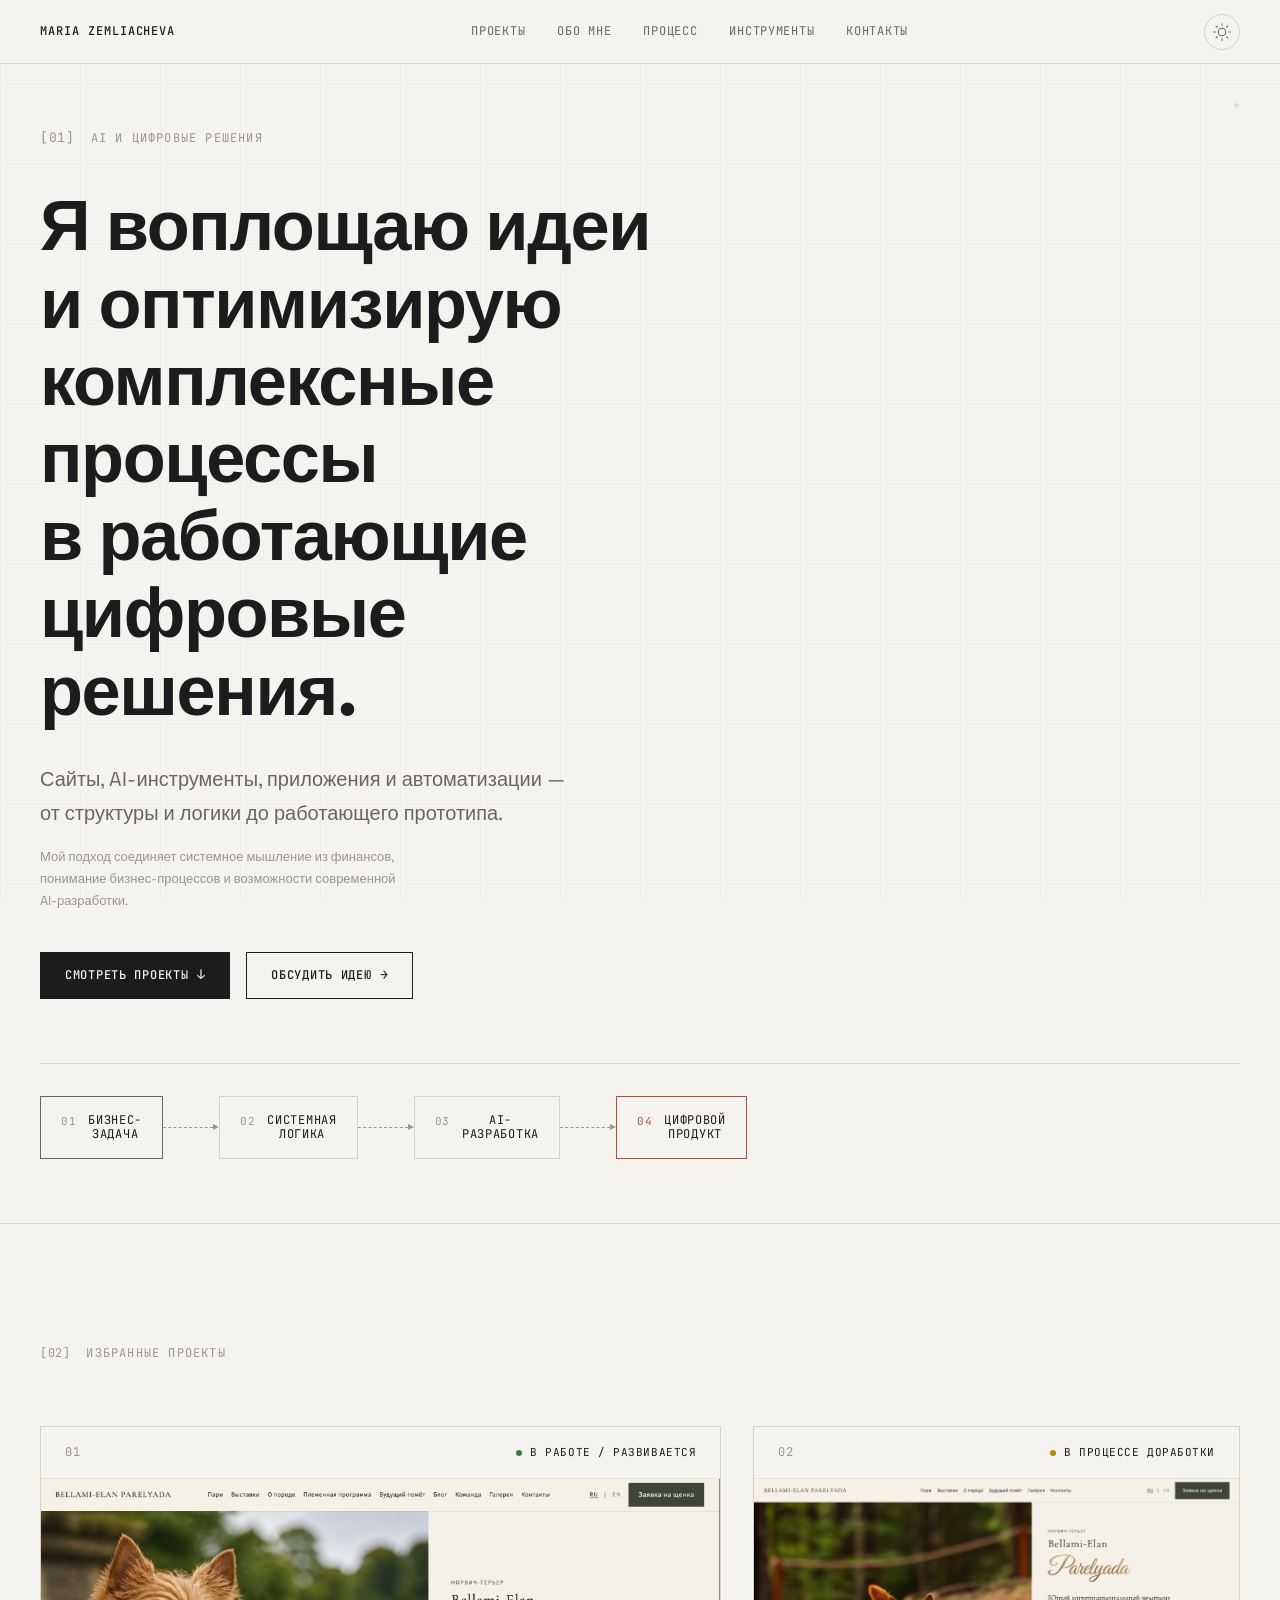
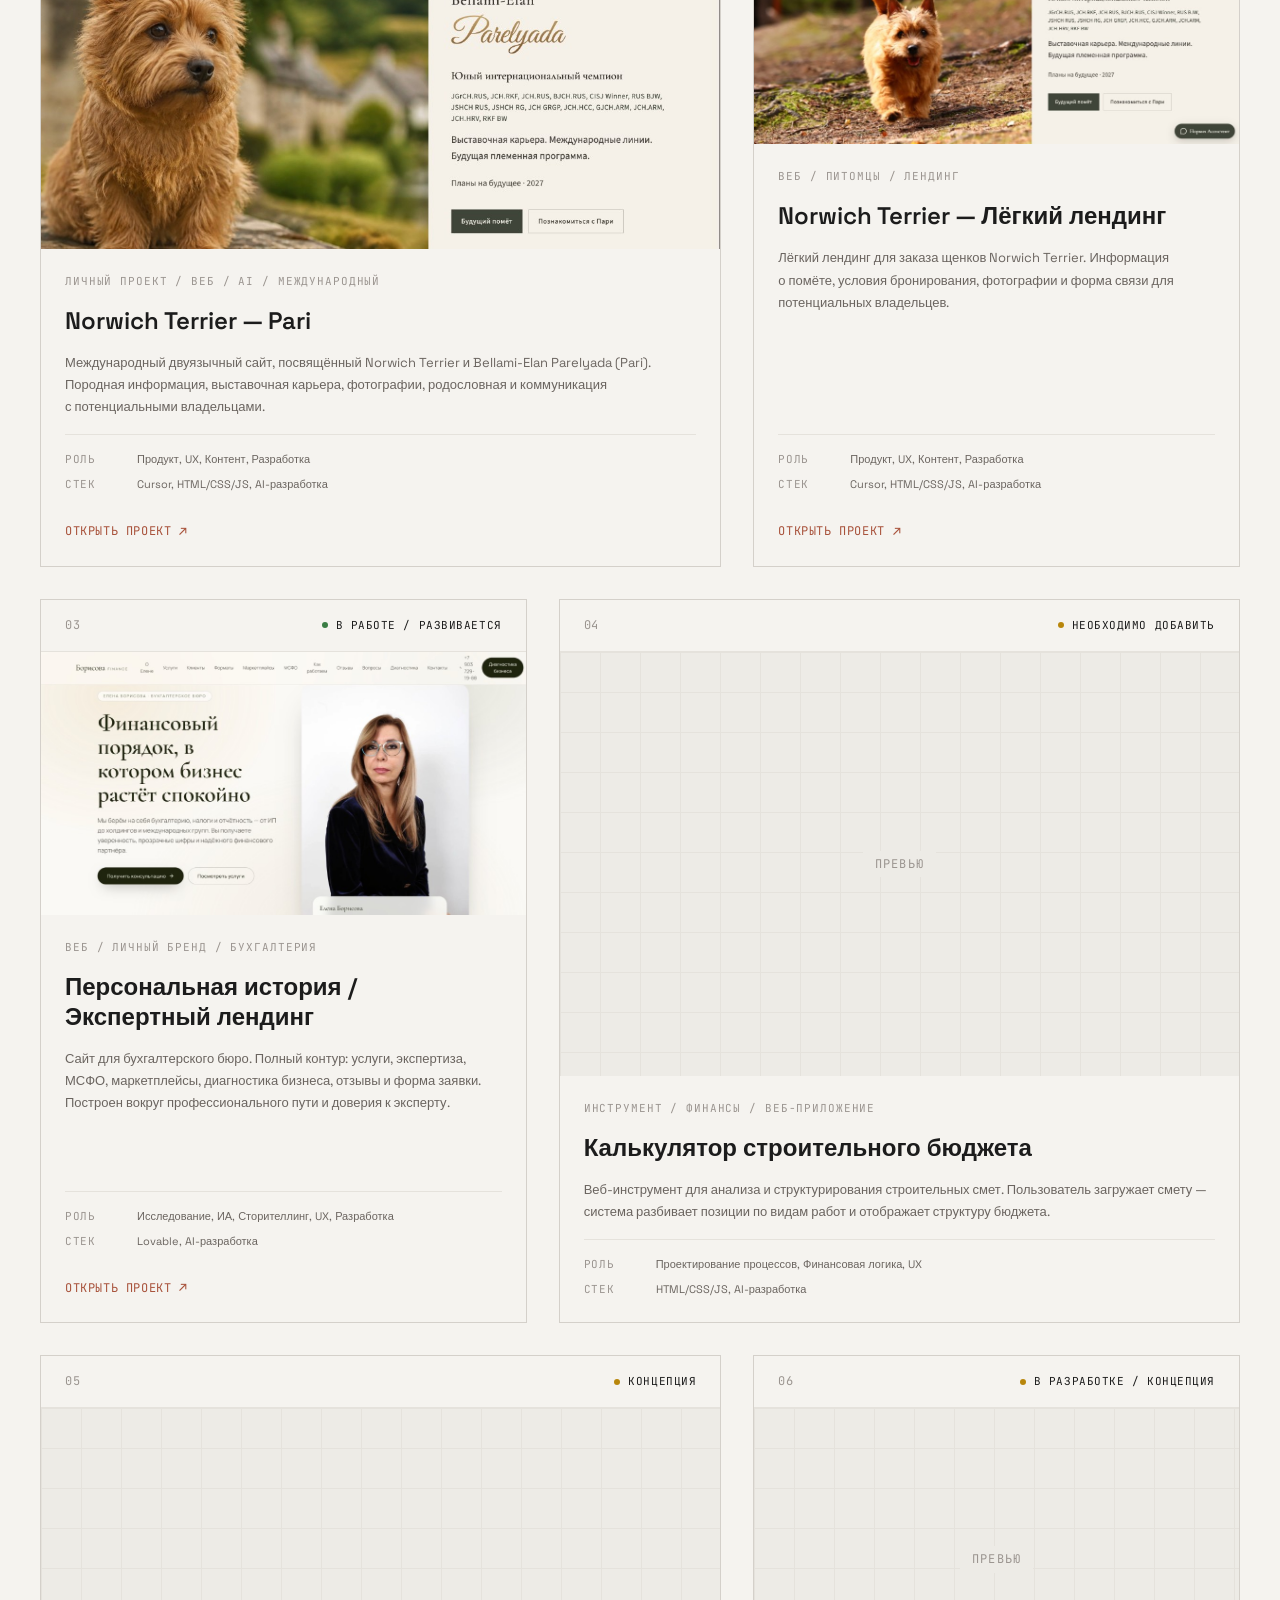
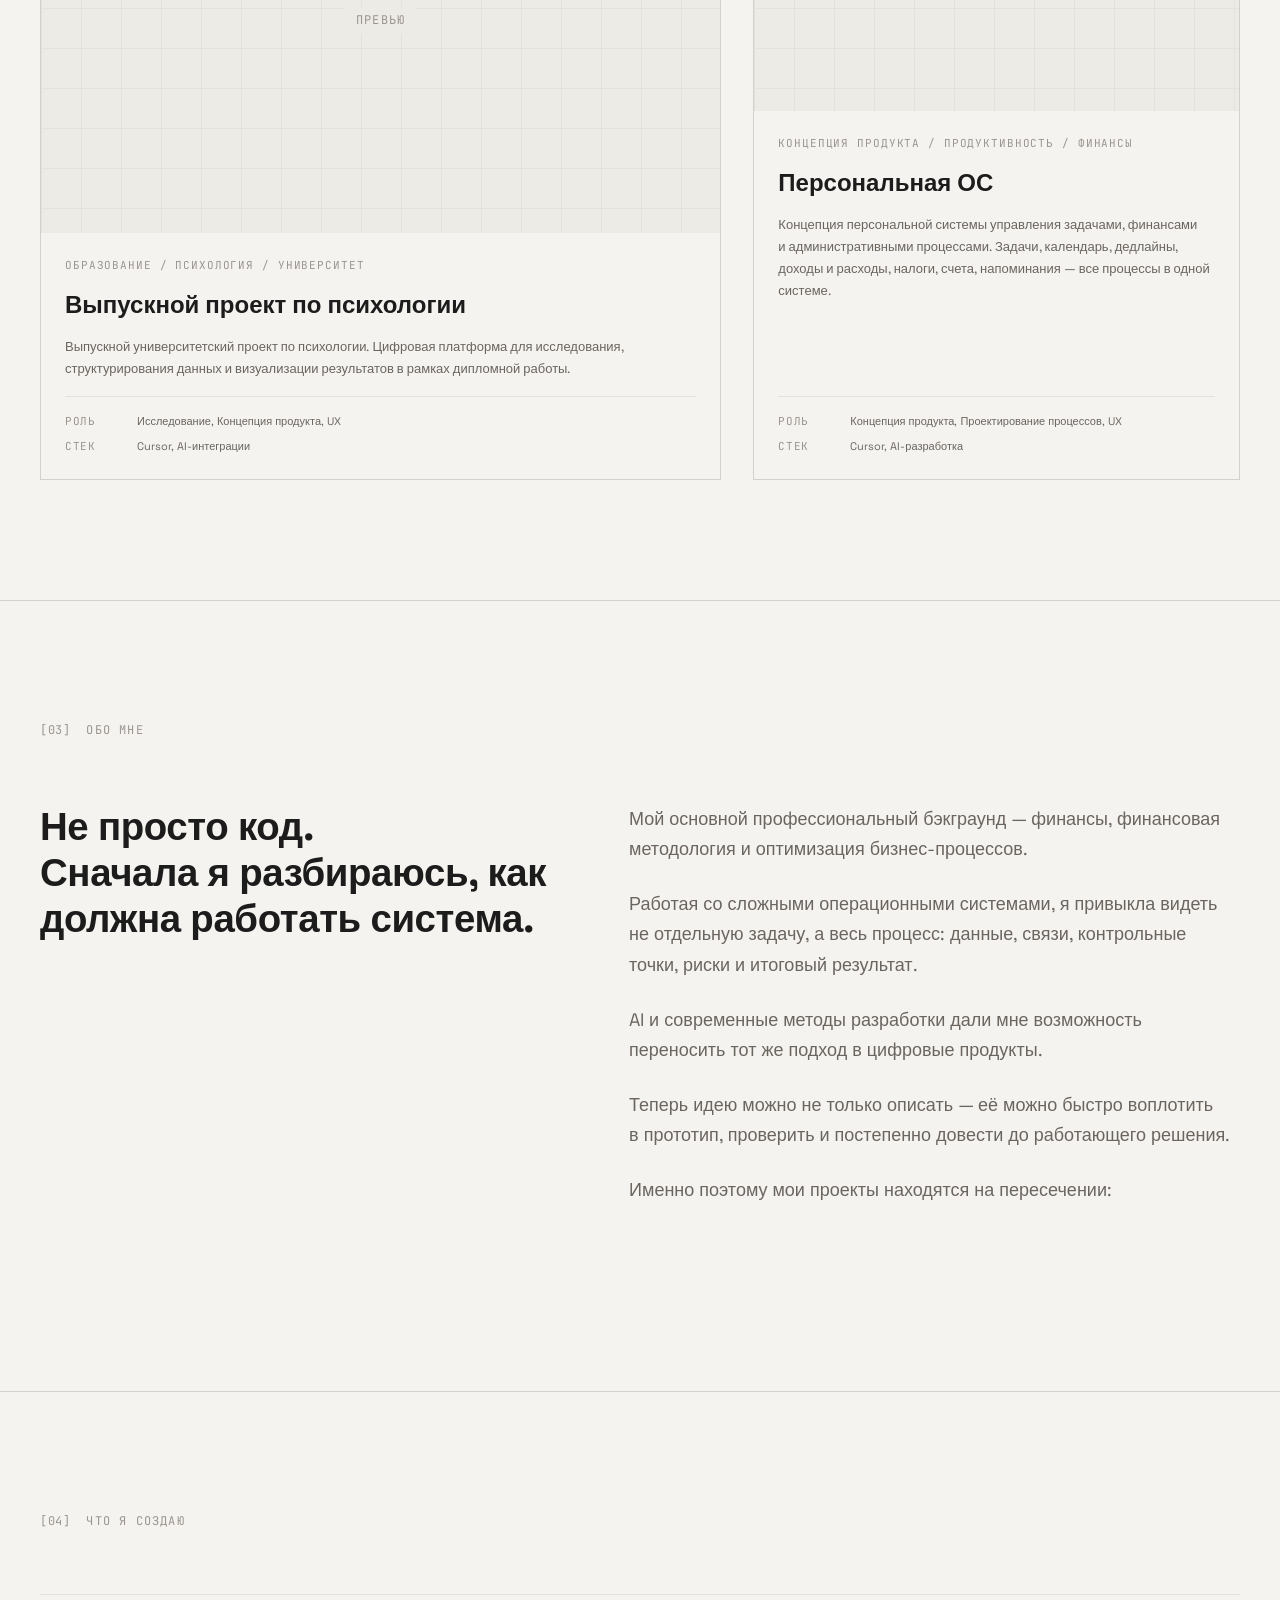
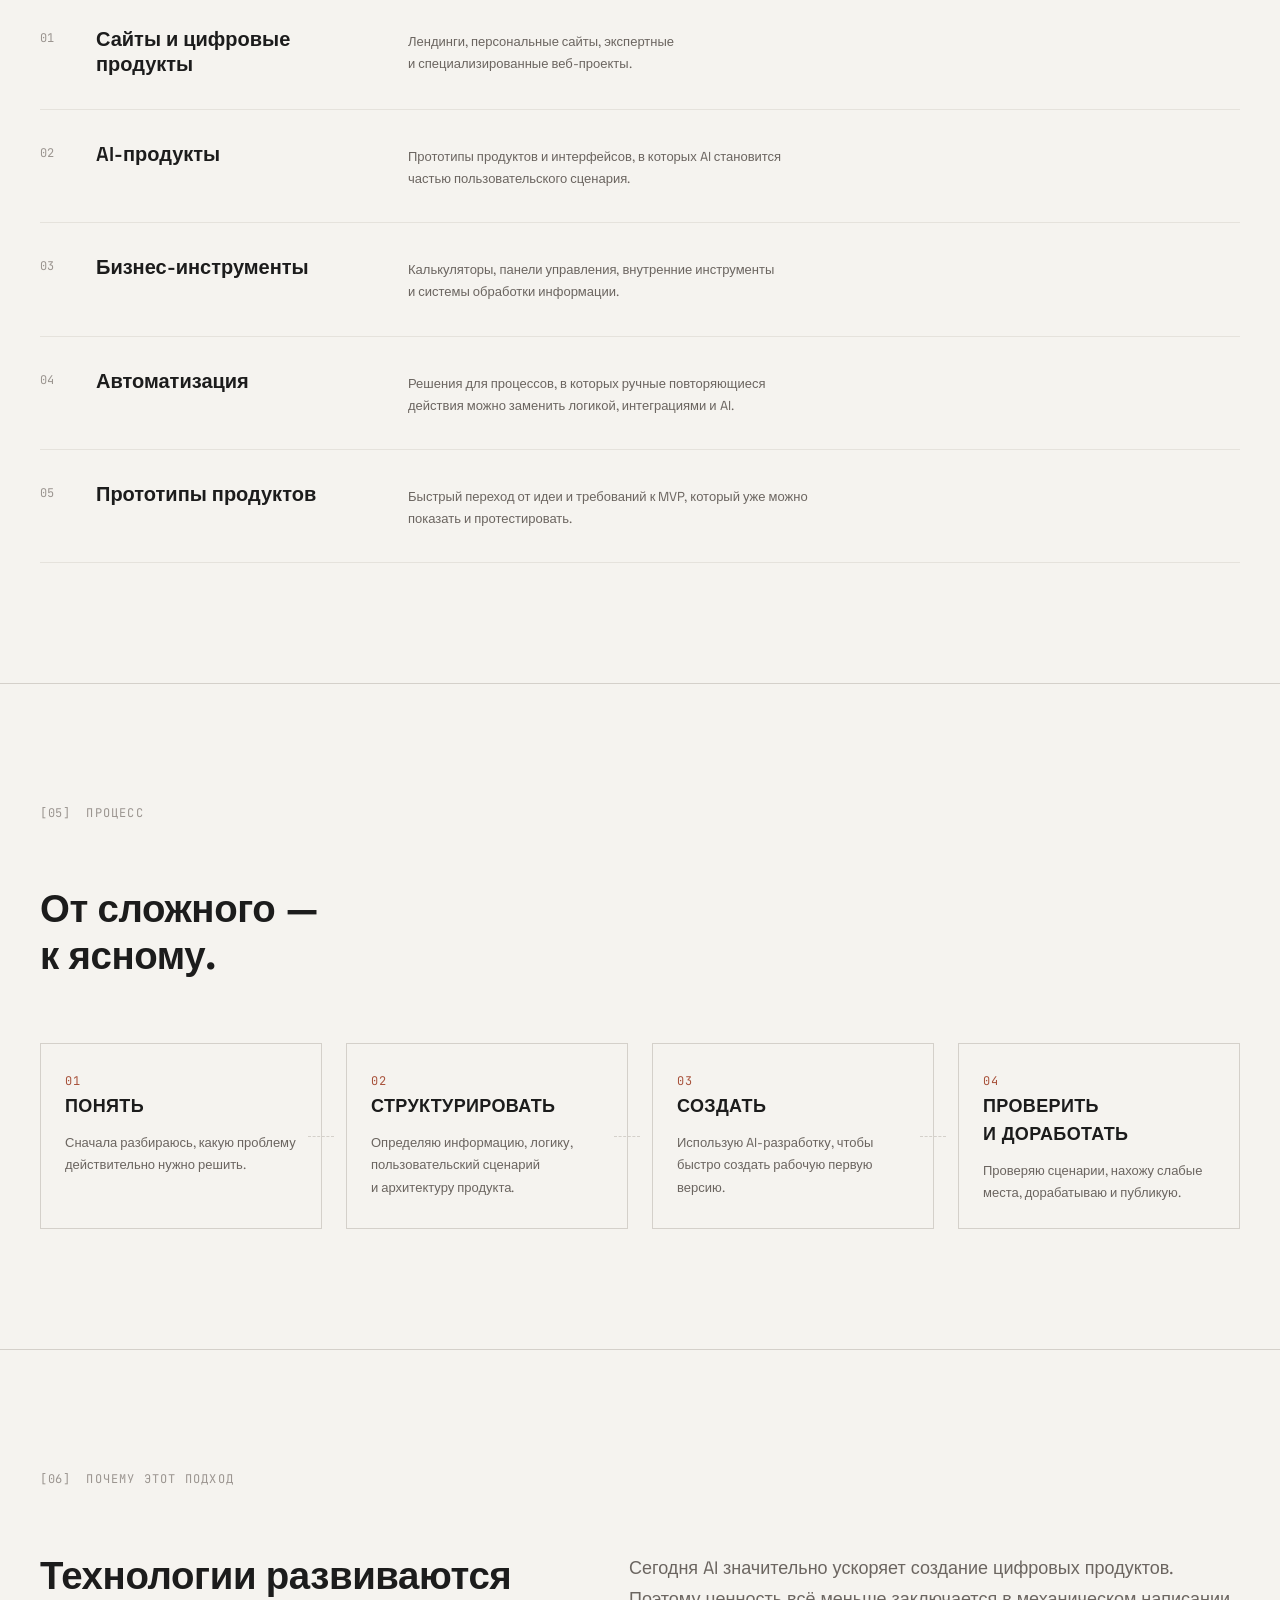
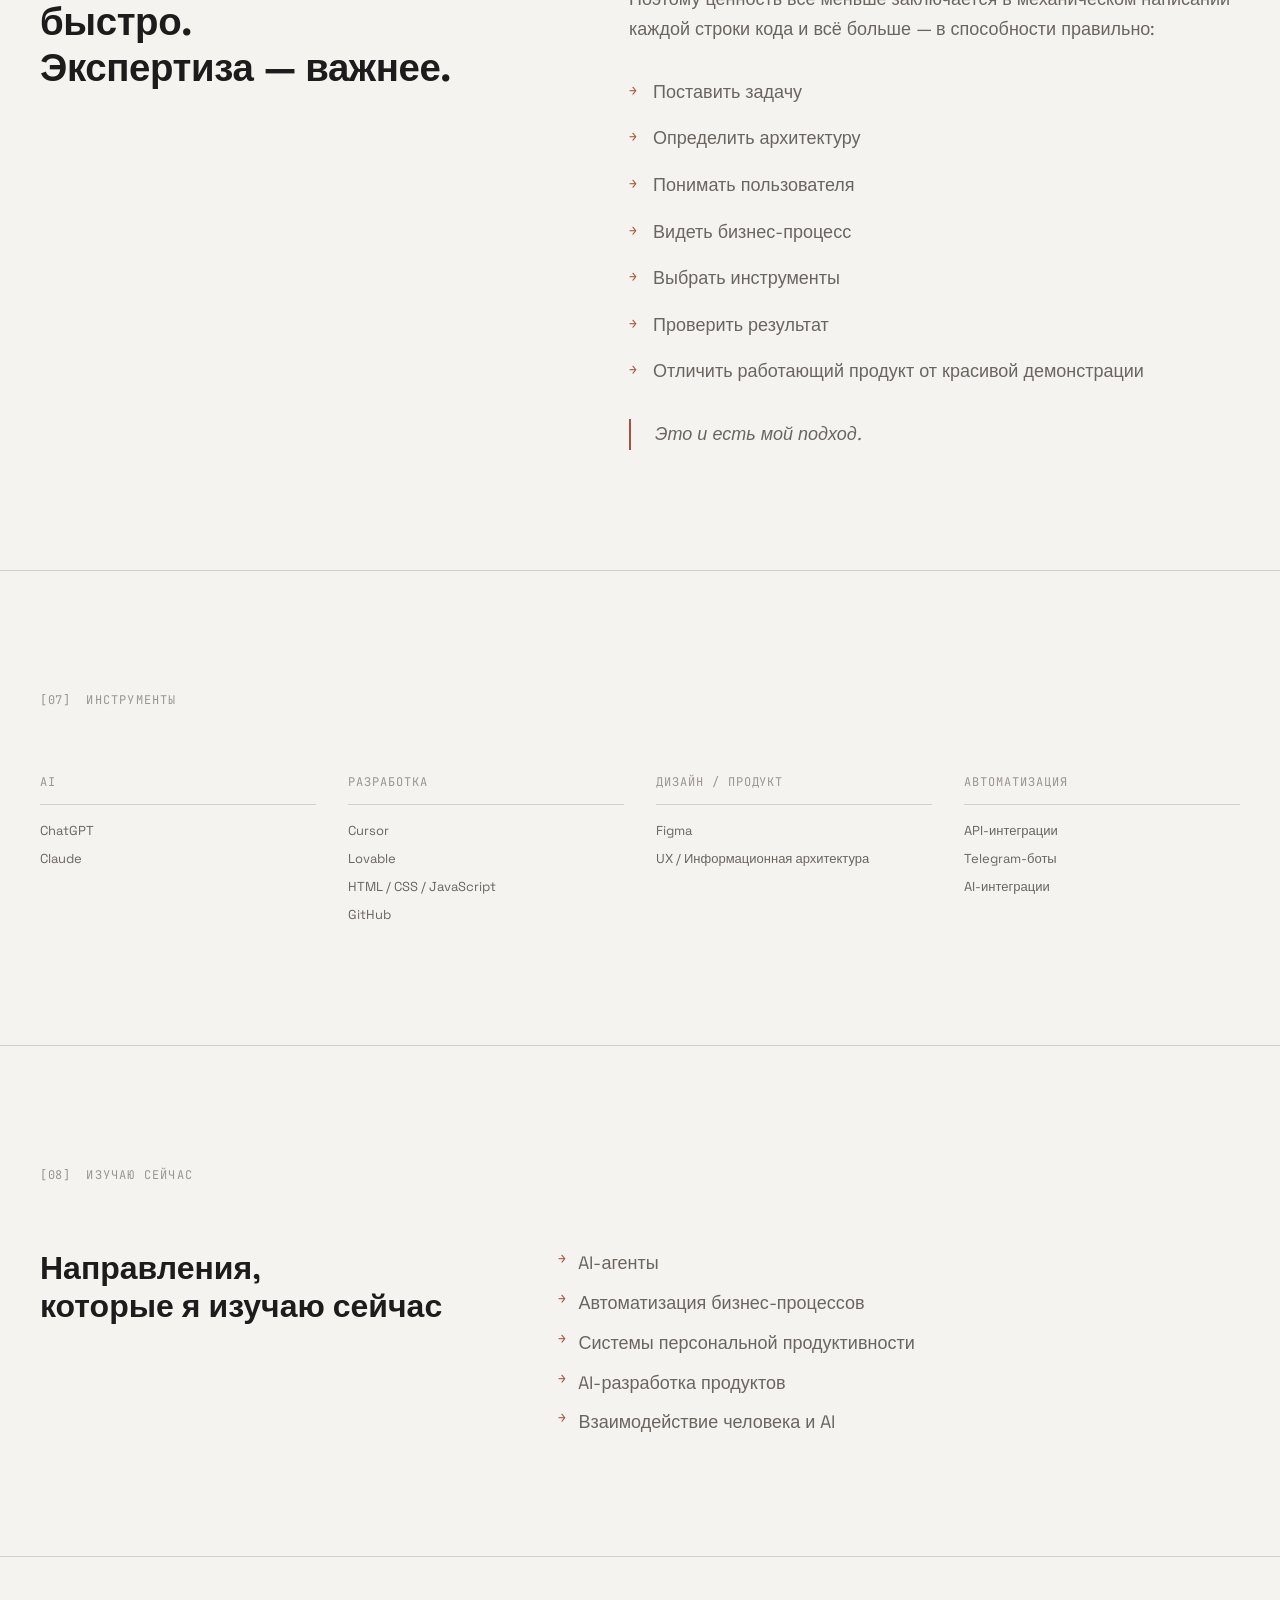
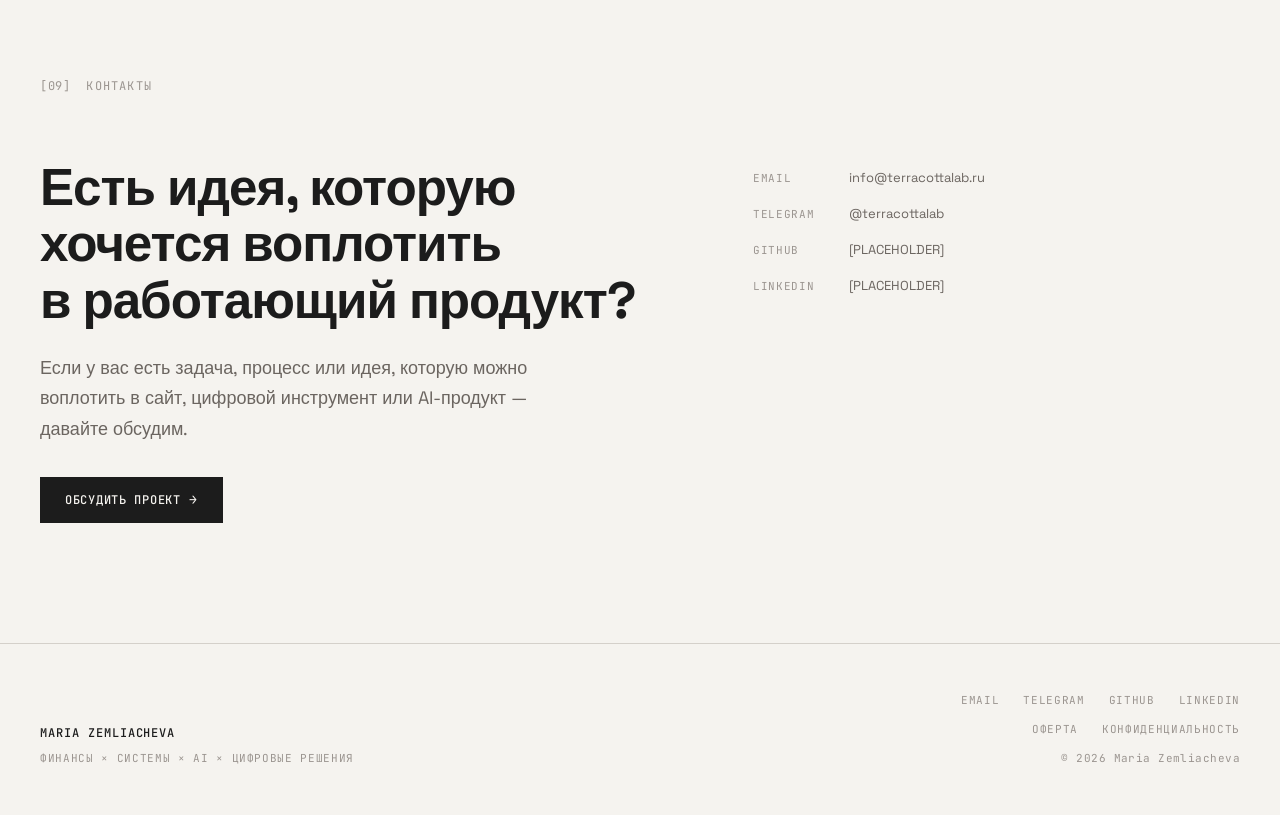
<file: index.html>
<!DOCTYPE html>
<html lang="ru">
<head>
  <meta charset="UTF-8">
  <meta name="viewport" content="width=device-width, initial-scale=1.0">
  <meta name="description" content="Maria Zemliacheva — AI и цифровые решения. Превращаю идеи и сложные процессы в работающие цифровые продукты: сайты, AI-инструменты, приложения и автоматизации.">
  <meta name="author" content="Maria Zemliacheva">

  <!-- Open Graph -->
  <meta property="og:title" content="Maria Zemliacheva — AI и цифровые решения">
  <meta property="og:description" content="Превращаю идеи и сложные процессы в работающие цифровые продукты.">
  <meta property="og:type" content="website">
  <meta property="og:image" content="assets/og-image.jpg">

  <!-- Favicon -->
  <link rel="icon" href="assets/favicon/favicon.svg" type="image/svg+xml">
  <link rel="icon" href="assets/favicon/favicon.ico" sizes="32x32">
  <link rel="apple-touch-icon" href="assets/favicon/apple-touch-icon.png">

  <!-- Fonts -->
  <link rel="preconnect" href="https://fonts.googleapis.com">
  <link rel="preconnect" href="https://fonts.gstatic.com" crossorigin>
  <link href="https://fonts.googleapis.com/css2?family=JetBrains+Mono:wght@400;500&family=Space+Grotesk:wght@300;400;500;600;700&display=swap" rel="stylesheet">

  <!-- Styles -->
  <link rel="stylesheet" href="css/variables.css">
  <link rel="stylesheet" href="css/reset.css">
  <link rel="stylesheet" href="css/base.css">
  <link rel="stylesheet" href="css/layout.css">
  <link rel="stylesheet" href="css/components.css">
  <link rel="stylesheet" href="css/sections.css">
  <link rel="stylesheet" href="css/responsive.css">

  <title>Maria Zemliacheva — AI и цифровые решения</title>

  <!-- Prevent flash of wrong theme -->
  <script>
    (function(){var t=localStorage.getItem('theme');if(t){document.documentElement.setAttribute('data-theme',t)}else if(window.matchMedia&&window.matchMedia('(prefers-color-scheme:dark)').matches){document.documentElement.setAttribute('data-theme','dark')}})();
  </script>
</head>
<body>


  <!-- ============================================
       NAVIGATION
       ============================================ -->

  <header class="nav" id="nav">
    <div class="nav__inner">
      <a href="#" class="nav__logo">Maria Zemliacheva</a>

      <nav class="nav__menu" id="nav-menu" aria-label="Main navigation">
        <a href="#work" class="nav__link">Проекты</a>
        <a href="#about" class="nav__link">Обо мне</a>
        <a href="#process" class="nav__link">Процесс</a>
        <a href="#toolkit" class="nav__link">Инструменты</a>
        <a href="#contact" class="nav__link">Контакты</a>
      </nav>

      <div class="nav__right">
        <button class="theme-toggle" id="theme-toggle" aria-label="Переключить тему">
          <svg class="theme-toggle__icon theme-toggle__sun" viewBox="0 0 24 24">
            <circle cx="12" cy="12" r="5"/>
            <line x1="12" y1="1" x2="12" y2="3"/><line x1="12" y1="21" x2="12" y2="23"/>
            <line x1="4.22" y1="4.22" x2="5.64" y2="5.64"/><line x1="18.36" y1="18.36" x2="19.78" y2="19.78"/>
            <line x1="1" y1="12" x2="3" y2="12"/><line x1="21" y1="12" x2="23" y2="12"/>
            <line x1="4.22" y1="19.78" x2="5.64" y2="18.36"/><line x1="18.36" y1="5.64" x2="19.78" y2="4.22"/>
          </svg>
          <svg class="theme-toggle__icon theme-toggle__moon" viewBox="0 0 24 24">
            <path d="M21 12.79A9 9 0 1 1 11.21 3 7 7 0 0 0 21 12.79z"/>
          </svg>
        </button>
        <button class="nav__burger" id="nav-burger" aria-label="Открыть меню" aria-expanded="false">
          <span></span>
          <span></span>
        </button>
      </div>
    </div>
  </header>

  <!-- Mobile Menu Overlay -->
  <div class="nav-overlay" id="nav-overlay" aria-hidden="true">
    <nav class="nav-overlay__inner" aria-label="Mobile navigation">
      <a href="#work" class="nav-overlay__link">Проекты</a>
      <a href="#about" class="nav-overlay__link">Обо мне</a>
      <a href="#process" class="nav-overlay__link">Процесс</a>
      <a href="#toolkit" class="nav-overlay__link">Инструменты</a>
      <a href="#contact" class="nav-overlay__link">Контакты</a>
    </nav>
  </div>


  <main>


    <!-- ============================================
         01 — HERO
         ============================================ -->

    <section class="hero" id="hero">
      <div class="container">

        <div class="hero__label reveal">
          <span class="hero__number">[01]</span>
          <span class="hero__role">AI и цифровые решения</span>
        </div>

        <h1 class="hero__heading reveal">
          Я&nbsp;воплощаю идеи и&nbsp;оптимизирую комплексные процессы в&nbsp;работающие цифровые решения.
        </h1>

        <p class="hero__subheading reveal">
          Сайты, AI&#8209;инструменты, приложения и&nbsp;автоматизации&nbsp;—
          от&nbsp;структуры и&nbsp;логики до&nbsp;работающего прототипа.
        </p>

        <p class="hero__note reveal">
          Мой подход соединяет системное мышление из&nbsp;финансов,
          понимание бизнес&#8209;процессов и&nbsp;возможности современной AI&#8209;разработки.
        </p>

        <div class="hero__cta reveal">
          <a href="#work" class="btn btn--filled">
            <span class="btn__text">Смотреть проекты</span> <span class="btn__arrow">↓</span>
          </a>
          <a href="#contact" class="btn btn--accent">
            <span class="btn__text">Обсудить идею</span> <span class="btn__arrow">→</span>
          </a>
        </div>

        <div class="hero__diagram reveal">
          <div class="diagram">
            <div class="diagram__node">
              <span class="diagram__num">01</span>
              <span class="diagram__text">Бизнес&#8209;<br>задача</span>
            </div>
            <span class="diagram__connector"></span>
            <div class="diagram__node">
              <span class="diagram__num">02</span>
              <span class="diagram__text">Системная<br>логика</span>
            </div>
            <span class="diagram__connector"></span>
            <div class="diagram__node">
              <span class="diagram__num">03</span>
              <span class="diagram__text">AI&#8209;<br>разработка</span>
            </div>
            <span class="diagram__connector"></span>
            <div class="diagram__node diagram__node--result">
              <span class="diagram__num">04</span>
              <span class="diagram__text">Цифровой<br>продукт</span>
            </div>
          </div>
        </div>

      </div>
    </section>


    <!-- ============================================
         02 — SELECTED WORK
         ============================================ -->

    <section class="section" id="work">
      <div class="container">

        <div class="section-header reveal">
          <span class="section-number">[02]</span>
          <span class="section-title">Избранные проекты</span>
        </div>

        <div class="work__grid">

          <!-- Row 1: Norwich Terrier (large) + Personal Story (compact) -->
          <div class="work__row work__row--2-1">

            <!-- PROJECT 01 -->
            <article class="project-card reveal">
              <div class="project-card__header">
                <span class="project-card__number">01</span>
                <div class="status status--live">
                  <span class="status__dot"></span>
                  В работе / Развивается
                </div>
              </div>
              <div class="project-card__image">
                <img src="assets/images/projects/norwich-terrier.jpg" alt="Norwich Terrier — Pari: главная страница сайта" loading="lazy">
              </div>
              <div class="project-card__body">
                <span class="project-card__category">Личный проект / Веб / AI / Международный</span>
                <h3 class="project-card__title">Norwich Terrier — Pari</h3>
                <p class="project-card__desc">
                  Международный двуязычный сайт, посвящённый Norwich Terrier
                  и&nbsp;Bellami&#8209;Elan Parelyada (Pari). Породная информация,
                  выставочная карьера, фотографии, родословная и&nbsp;коммуникация
                  с&nbsp;потенциальными владельцами.
                </p>
                <div class="project-card__meta">
                  <div class="project-card__meta-row">
                    <span class="project-card__meta-label">Роль</span>
                    <span class="project-card__meta-value">Продукт, UX, Контент, Разработка</span>
                  </div>
                  <div class="project-card__meta-row">
                    <span class="project-card__meta-label">Стек</span>
                    <span class="project-card__meta-value">Cursor, HTML/CSS/JS, AI-разработка</span>
                  </div>
                </div>
                <a href="https://norwichterrier.info/" class="project-card__link" target="_blank" rel="noopener">
                  Открыть проект <span class="btn__arrow">↗</span>
                </a>
              </div>
            </article>

            <!-- PROJECT 02 -->
            <article class="project-card reveal">
              <div class="project-card__header">
                <span class="project-card__number">02</span>
                <div class="status">
                  <span class="status__dot"></span>
                  В процессе доработки
                </div>
              </div>
              <div class="project-card__image">
                <img src="assets/images/projects/norwich-landing.jpg" alt="Norwich Terrier — Лёгкий лендинг" loading="lazy">
              </div>
              <div class="project-card__body">
                <span class="project-card__category">Веб / Питомцы / Лендинг</span>
                <h3 class="project-card__title">Norwich Terrier — Лёгкий лендинг</h3>
                <p class="project-card__desc">
                  Лёгкий лендинг для заказа щенков Norwich Terrier.
                  Информация о&nbsp;помёте, условия бронирования, фотографии
                  и&nbsp;форма связи для потенциальных владельцев.
                </p>
                <div class="project-card__meta">
                  <div class="project-card__meta-row">
                    <span class="project-card__meta-label">Роль</span>
                    <span class="project-card__meta-value">Продукт, UX, Контент, Разработка</span>
                  </div>
                  <div class="project-card__meta-row">
                    <span class="project-card__meta-label">Стек</span>
                    <span class="project-card__meta-value">Cursor, HTML/CSS/JS, AI-разработка</span>
                  </div>
                </div>
                <a href="https://preview--bellami-elan-parelyada.lovable.app/" class="project-card__link" target="_blank" rel="noopener">
                  Открыть проект <span class="btn__arrow">↗</span>
                </a>
              </div>
            </article>

          </div>

          <!-- Row 2: Personal Story (compact) + Construction Budget (large) -->
          <div class="work__row work__row--1-2">

            <!-- PROJECT 03 -->
            <article class="project-card reveal">
              <div class="project-card__header">
                <span class="project-card__number">03</span>
                <div class="status status--live">
                  <span class="status__dot"></span>
                  В работе / Развивается
                </div>
              </div>
              <div class="project-card__image">
                <img src="assets/images/projects/expert-landing.jpg" alt="Бухгалтерское бюро — экспертный лендинг" loading="lazy">
              </div>
              <div class="project-card__body">
                <span class="project-card__category">Веб / Личный бренд / Бухгалтерия</span>
                <h3 class="project-card__title">Персональная история / Экспертный лендинг</h3>
                <p class="project-card__desc">
                  Сайт для бухгалтерского бюро. Полный контур: услуги, экспертиза,
                  МСФО, маркетплейсы, диагностика бизнеса, отзывы
                  и&nbsp;форма заявки. Построен вокруг профессионального пути и&nbsp;доверия к&nbsp;эксперту.
                </p>
                <div class="project-card__meta">
                  <div class="project-card__meta-row">
                    <span class="project-card__meta-label">Роль</span>
                    <span class="project-card__meta-value">Исследование, ИА, Сторителлинг, UX, Разработка</span>
                  </div>
                  <div class="project-card__meta-row">
                    <span class="project-card__meta-label">Стек</span>
                    <span class="project-card__meta-value">Lovable, AI-разработка</span>
                  </div>
                </div>
                <a href="https://elena-pro-finance.lovable.app/" class="project-card__link" target="_blank" rel="noopener">
                  Открыть проект <span class="btn__arrow">↗</span>
                </a>
              </div>
            </article>

            <!-- PROJECT 04 -->
            <article class="project-card reveal">
              <div class="project-card__header">
                <span class="project-card__number">04</span>
                <div class="status">
                  <span class="status__dot"></span>
                  Необходимо добавить
                </div>
              </div>
              <div class="project-card__image">
                <div class="placeholder-image">
                  <span>Превью</span>
                </div>
              </div>
              <div class="project-card__body">
                <span class="project-card__category">Инструмент / Финансы / Веб-приложение</span>
                <h3 class="project-card__title">Калькулятор строительного бюджета</h3>
                <p class="project-card__desc">
                  Веб&#8209;инструмент для анализа и&nbsp;структурирования строительных смет.
                  Пользователь загружает смету&nbsp;— система разбивает позиции
                  по&nbsp;видам работ и&nbsp;отображает структуру бюджета.
                </p>
                <div class="project-card__meta">
                  <div class="project-card__meta-row">
                    <span class="project-card__meta-label">Роль</span>
                    <span class="project-card__meta-value">Проектирование процессов, Финансовая логика, UX</span>
                  </div>
                  <div class="project-card__meta-row">
                    <span class="project-card__meta-label">Стек</span>
                    <span class="project-card__meta-value">HTML/CSS/JS, AI-разработка</span>
                  </div>
                </div>
              </div>
            </article>

          </div>

          <!-- Row 3: Psychology Project (large) + Personal OS (compact) -->
          <div class="work__row work__row--2-1">

            <!-- PROJECT 05 -->
            <article class="project-card reveal">
              <div class="project-card__header">
                <span class="project-card__number">05</span>
                <div class="status">
                  <span class="status__dot"></span>
                  Концепция
                </div>
              </div>
              <div class="project-card__image">
                <div class="placeholder-image">
                  <span>Превью</span>
                </div>
              </div>
              <div class="project-card__body">
                <span class="project-card__category">Образование / Психология / Университет</span>
                <h3 class="project-card__title">Выпускной проект по психологии</h3>
                <p class="project-card__desc">
                  Выпускной университетский проект по&nbsp;психологии.
                  Цифровая платформа для исследования, структурирования данных
                  и&nbsp;визуализации результатов в&nbsp;рамках дипломной работы.
                </p>
                <div class="project-card__meta">
                  <div class="project-card__meta-row">
                    <span class="project-card__meta-label">Роль</span>
                    <span class="project-card__meta-value">Исследование, Концепция продукта, UX</span>
                  </div>
                  <div class="project-card__meta-row">
                    <span class="project-card__meta-label">Стек</span>
                    <span class="project-card__meta-value">Cursor, AI-интеграции</span>
                  </div>
                </div>
              </div>
            </article>

            <!-- PROJECT 06 -->
            <article class="project-card reveal">
              <div class="project-card__header">
                <span class="project-card__number">06</span>
                <div class="status">
                  <span class="status__dot"></span>
                  В разработке / Концепция
                </div>
              </div>
              <div class="project-card__image">
                <div class="placeholder-image">
                  <span>Превью</span>
                </div>
              </div>
              <div class="project-card__body">
                <span class="project-card__category">Концепция продукта / Продуктивность / Финансы</span>
                <h3 class="project-card__title">Персональная ОС</h3>
                <p class="project-card__desc">
                  Концепция персональной системы управления задачами, финансами
                  и&nbsp;административными процессами. Задачи, календарь, дедлайны,
                  доходы и&nbsp;расходы, налоги, счета, напоминания&nbsp;—
                  все процессы в&nbsp;одной системе.
                </p>
                <div class="project-card__meta">
                  <div class="project-card__meta-row">
                    <span class="project-card__meta-label">Роль</span>
                    <span class="project-card__meta-value">Концепция продукта, Проектирование процессов, UX</span>
                  </div>
                  <div class="project-card__meta-row">
                    <span class="project-card__meta-label">Стек</span>
                    <span class="project-card__meta-value">Cursor, AI-разработка</span>
                  </div>
                </div>
              </div>
            </article>

          </div>


        </div>
      </div>
    </section>


    <!-- ============================================
         03 — ABOUT
         ============================================ -->

    <section class="section" id="about">
      <div class="container">

        <div class="section-header reveal">
          <span class="section-number">[03]</span>
          <span class="section-title">Обо мне</span>
        </div>

        <div class="about__grid">

          <div class="reveal">
            <h2 class="about__heading">
              Не&nbsp;просто код.<br>
              Сначала я&nbsp;разбираюсь, как должна работать система.
            </h2>
          </div>

          <div class="about__text">
            <p class="reveal">
              Мой основной профессиональный бэкграунд&nbsp;— финансы,
              финансовая методология и&nbsp;оптимизация бизнес&#8209;процессов.
            </p>
            <p class="reveal">
              Работая со&nbsp;сложными операционными системами,
              я&nbsp;привыкла видеть не&nbsp;отдельную задачу,
              а&nbsp;весь процесс: данные, связи, контрольные точки,
              риски и&nbsp;итоговый результат.
            </p>
            <p class="reveal">
              AI и&nbsp;современные методы разработки дали мне возможность переносить
              тот&nbsp;же подход в&nbsp;цифровые продукты.
            </p>
            <p class="reveal">
              Теперь идею можно не&nbsp;только описать&nbsp;—
              её можно быстро воплотить в&nbsp;прототип,
              проверить и&nbsp;постепенно довести до&nbsp;работающего решения.
            </p>
            <p class="reveal">Именно поэтому мои проекты находятся на&nbsp;пересечении:</p>
            <div class="about__disciplines reveal">
              <span class="tag">Бизнес</span>
              <span class="tag">Системы</span>
              <span class="tag">AI</span>
              <span class="tag">Дизайн</span>
              <span class="tag">Цифровые решения</span>
            </div>
          </div>

        </div>
      </div>
    </section>


    <!-- ============================================
         04 — WHAT I BUILD
         ============================================ -->

    <section class="section" id="services">
      <div class="container">

        <div class="section-header reveal">
          <span class="section-number">[04]</span>
          <span class="section-title">Что я создаю</span>
        </div>

        <div class="services__list">

          <div class="services__item reveal">
            <span class="services__item-number">01</span>
            <div class="services__item-content">
              <h3 class="services__item-title">Сайты и&nbsp;цифровые продукты</h3>
              <p class="services__item-desc">
                Лендинги, персональные сайты,
                экспертные и&nbsp;специализированные веб&#8209;проекты.
              </p>
            </div>
          </div>

          <div class="services__item reveal">
            <span class="services__item-number">02</span>
            <div class="services__item-content">
              <h3 class="services__item-title">AI&#8209;продукты</h3>
              <p class="services__item-desc">
                Прототипы продуктов и&nbsp;интерфейсов,
                в&nbsp;которых AI становится частью пользовательского сценария.
              </p>
            </div>
          </div>

          <div class="services__item reveal">
            <span class="services__item-number">03</span>
            <div class="services__item-content">
              <h3 class="services__item-title">Бизнес&#8209;инструменты</h3>
              <p class="services__item-desc">
                Калькуляторы, панели управления,
                внутренние инструменты и&nbsp;системы обработки информации.
              </p>
            </div>
          </div>

          <div class="services__item reveal">
            <span class="services__item-number">04</span>
            <div class="services__item-content">
              <h3 class="services__item-title">Автоматизация</h3>
              <p class="services__item-desc">
                Решения для процессов, в&nbsp;которых ручные повторяющиеся действия
                можно заменить логикой, интеграциями и&nbsp;AI.
              </p>
            </div>
          </div>

          <div class="services__item reveal">
            <span class="services__item-number">05</span>
            <div class="services__item-content">
              <h3 class="services__item-title">Прототипы продуктов</h3>
              <p class="services__item-desc">
                Быстрый переход от&nbsp;идеи и&nbsp;требований
                к&nbsp;MVP, который уже можно показать и&nbsp;протестировать.
              </p>
            </div>
          </div>

        </div>
      </div>
    </section>


    <!-- ============================================
         05 — PROCESS
         ============================================ -->

    <section class="section" id="process">
      <div class="container">

        <div class="section-header reveal">
          <span class="section-number">[05]</span>
          <span class="section-title">Процесс</span>
        </div>

        <div class="process__intro reveal">
          <h2 class="process__intro-heading">От&nbsp;сложного&nbsp;— к&nbsp;ясному.</h2>
        </div>

        <div class="process__steps">

          <div class="process__step reveal">
            <span class="process__connector"><span></span></span>
            <span class="process__step-number">01</span>
            <h3 class="process__step-title">Понять</h3>
            <p class="process__step-desc">
              Сначала разбираюсь,
              какую проблему действительно нужно решить.
            </p>
          </div>

          <div class="process__step reveal">
            <span class="process__connector"><span></span></span>
            <span class="process__step-number">02</span>
            <h3 class="process__step-title">Структурировать</h3>
            <p class="process__step-desc">
              Определяю информацию,
              логику, пользовательский сценарий и&nbsp;архитектуру продукта.
            </p>
          </div>

          <div class="process__step reveal">
            <span class="process__connector"><span></span></span>
            <span class="process__step-number">03</span>
            <h3 class="process__step-title">Создать</h3>
            <p class="process__step-desc">
              Использую AI&#8209;разработку,
              чтобы быстро создать рабочую первую версию.
            </p>
          </div>

          <div class="process__step reveal">
            <span class="process__step-number">04</span>
            <h3 class="process__step-title">Проверить и&nbsp;доработать</h3>
            <p class="process__step-desc">
              Проверяю сценарии,
              нахожу слабые места,
              дорабатываю и&nbsp;публикую.
            </p>
          </div>

        </div>
      </div>
    </section>


    <!-- ============================================
         06 — WHY THIS APPROACH
         ============================================ -->

    <section class="section" id="approach">
      <div class="container">

        <div class="section-header reveal">
          <span class="section-number">[06]</span>
          <span class="section-title">Почему этот подход</span>
        </div>

        <div class="approach__grid">

          <div class="reveal">
            <h2 class="approach__heading">
              Технологии развиваются быстро.<br>
              Экспертиза&nbsp;— важнее.
            </h2>
          </div>

          <div class="approach__content">
            <p class="approach__text reveal">
              Сегодня AI значительно ускоряет создание цифровых продуктов.
              Поэтому ценность всё меньше заключается в&nbsp;механическом написании
              каждой строки кода и&nbsp;всё больше&nbsp;— в&nbsp;способности правильно:
            </p>

            <div class="approach__list">
              <div class="approach-item reveal">
                <span class="approach-item__marker">→</span>
                <span>Поставить задачу</span>
              </div>
              <div class="approach-item reveal">
                <span class="approach-item__marker">→</span>
                <span>Определить архитектуру</span>
              </div>
              <div class="approach-item reveal">
                <span class="approach-item__marker">→</span>
                <span>Понимать пользователя</span>
              </div>
              <div class="approach-item reveal">
                <span class="approach-item__marker">→</span>
                <span>Видеть бизнес&#8209;процесс</span>
              </div>
              <div class="approach-item reveal">
                <span class="approach-item__marker">→</span>
                <span>Выбрать инструменты</span>
              </div>
              <div class="approach-item reveal">
                <span class="approach-item__marker">→</span>
                <span>Проверить результат</span>
              </div>
              <div class="approach-item reveal">
                <span class="approach-item__marker">→</span>
                <span>Отличить работающий продукт от&nbsp;красивой демонстрации</span>
              </div>
            </div>

            <p class="approach__statement reveal">Это и&nbsp;есть мой подход.</p>
          </div>

        </div>
      </div>
    </section>


    <!-- ============================================
         07 — TOOLKIT
         ============================================ -->

    <section class="section" id="toolkit">
      <div class="container">

        <div class="section-header reveal">
          <span class="section-number">[07]</span>
          <span class="section-title">Инструменты</span>
        </div>

        <div class="toolkit__grid">

          <div class="toolkit__group reveal">
            <span class="toolkit__group-title">AI</span>
            <div class="toolkit__list">
              <span class="toolkit__item">ChatGPT</span>
              <span class="toolkit__item">Claude</span>
            </div>
          </div>

          <div class="toolkit__group reveal">
            <span class="toolkit__group-title">Разработка</span>
            <div class="toolkit__list">
              <span class="toolkit__item">Cursor</span>
              <span class="toolkit__item">Lovable</span>
              <span class="toolkit__item">HTML / CSS / JavaScript</span>
              <span class="toolkit__item">GitHub</span>
            </div>
          </div>

          <div class="toolkit__group reveal">
            <span class="toolkit__group-title">Дизайн / Продукт</span>
            <div class="toolkit__list">
              <span class="toolkit__item">Figma</span>
              <span class="toolkit__item">UX / Информационная архитектура</span>
            </div>
          </div>

          <div class="toolkit__group reveal">
            <span class="toolkit__group-title">Автоматизация</span>
            <div class="toolkit__list">
              <span class="toolkit__item">API-интеграции</span>
              <span class="toolkit__item">Telegram-боты</span>
              <span class="toolkit__item">AI-интеграции</span>
            </div>
          </div>

        </div>
      </div>
    </section>


    <!-- ============================================
         08 — CURRENTLY EXPLORING
         ============================================ -->

    <section class="section" id="exploring">
      <div class="container">

        <div class="section-header reveal">
          <span class="section-number">[08]</span>
          <span class="section-title">Изучаю сейчас</span>
        </div>

        <div class="exploring__inner">

          <h2 class="exploring__heading reveal">
            Направления,<br>
            которые я&nbsp;изучаю сейчас
          </h2>

          <div class="exploring__list">
            <span class="exploring__item reveal">AI-агенты</span>
            <span class="exploring__item reveal">Автоматизация бизнес&#8209;процессов</span>
            <span class="exploring__item reveal">Системы персональной продуктивности</span>
            <span class="exploring__item reveal">AI&#8209;разработка продуктов</span>
            <span class="exploring__item reveal">Взаимодействие человека и&nbsp;AI</span>
          </div>

        </div>
      </div>
    </section>


    <!-- ============================================
         09 — CONTACT
         ============================================ -->

    <section class="section" id="contact">
      <div class="container">

        <div class="section-header reveal">
          <span class="section-number">[09]</span>
          <span class="section-title">Контакты</span>
        </div>

        <div class="contact__inner">

          <div>
            <h2 class="contact__heading reveal">
              Есть идея, которую хочется воплотить в&nbsp;работающий продукт?
            </h2>
            <p class="contact__text reveal">
              Если у&nbsp;вас есть задача, процесс или идея,
              которую можно воплотить в&nbsp;сайт,
              цифровой инструмент или AI&#8209;продукт&nbsp;—
              давайте обсудим.
            </p>
            <div class="contact__cta reveal">
              <a href="mailto:info@terracottalab.ru" class="btn btn--filled">
                <span class="btn__text">Обсудить проект</span> <span class="btn__arrow">→</span>
              </a>
            </div>
          </div>

          <div class="contact__links reveal">
            <div class="contact__link-item">
              <span class="contact__link-label">Email</span>
              <a href="mailto:info@terracottalab.ru" class="contact__link-value">info@terracottalab.ru</a>
            </div>
            <div class="contact__link-item">
              <span class="contact__link-label">Telegram</span>
              <a href="https://t.me/terracottalab" class="contact__link-value" target="_blank" rel="noopener">@terracottalab</a>
            </div>
            <div class="contact__link-item">
              <span class="contact__link-label">GitHub</span>
              <a href="#" class="contact__link-value">[PLACEHOLDER]</a>
            </div>
            <div class="contact__link-item">
              <span class="contact__link-label">LinkedIn</span>
              <a href="#" class="contact__link-value">[PLACEHOLDER]</a>
            </div>
          </div>

        </div>
      </div>
    </section>


  </main>


  <!-- ============================================
       FOOTER
       ============================================ -->

  <footer class="footer">
    <div class="container">
      <div class="footer__inner">

        <div class="footer__brand">
          <span class="footer__name">Maria Zemliacheva</span>
          <span class="footer__tagline">Финансы × Системы × AI × Цифровые решения</span>
        </div>

        <div class="footer__right">
          <div class="footer__links">
            <a href="mailto:info@terracottalab.ru" class="footer__link">Email</a>
            <a href="https://t.me/terracottalab" class="footer__link" target="_blank" rel="noopener">Telegram</a>
            <a href="#" class="footer__link">GitHub</a>
            <a href="#" class="footer__link">LinkedIn</a>
          </div>
          <div class="footer__legal">
            <a href="offer.html" class="footer__link">Оферта</a>
            <a href="privacy.html" class="footer__link">Конфиденциальность</a>
          </div>
          <span class="footer__copy">© 2026 Maria Zemliacheva</span>
        </div>

      </div>
    </div>
  </footer>


  <!-- Scripts -->
  <script src="js/main.js"></script>
  <script src="js/animations.js"></script>

</body>
</html>
</file>
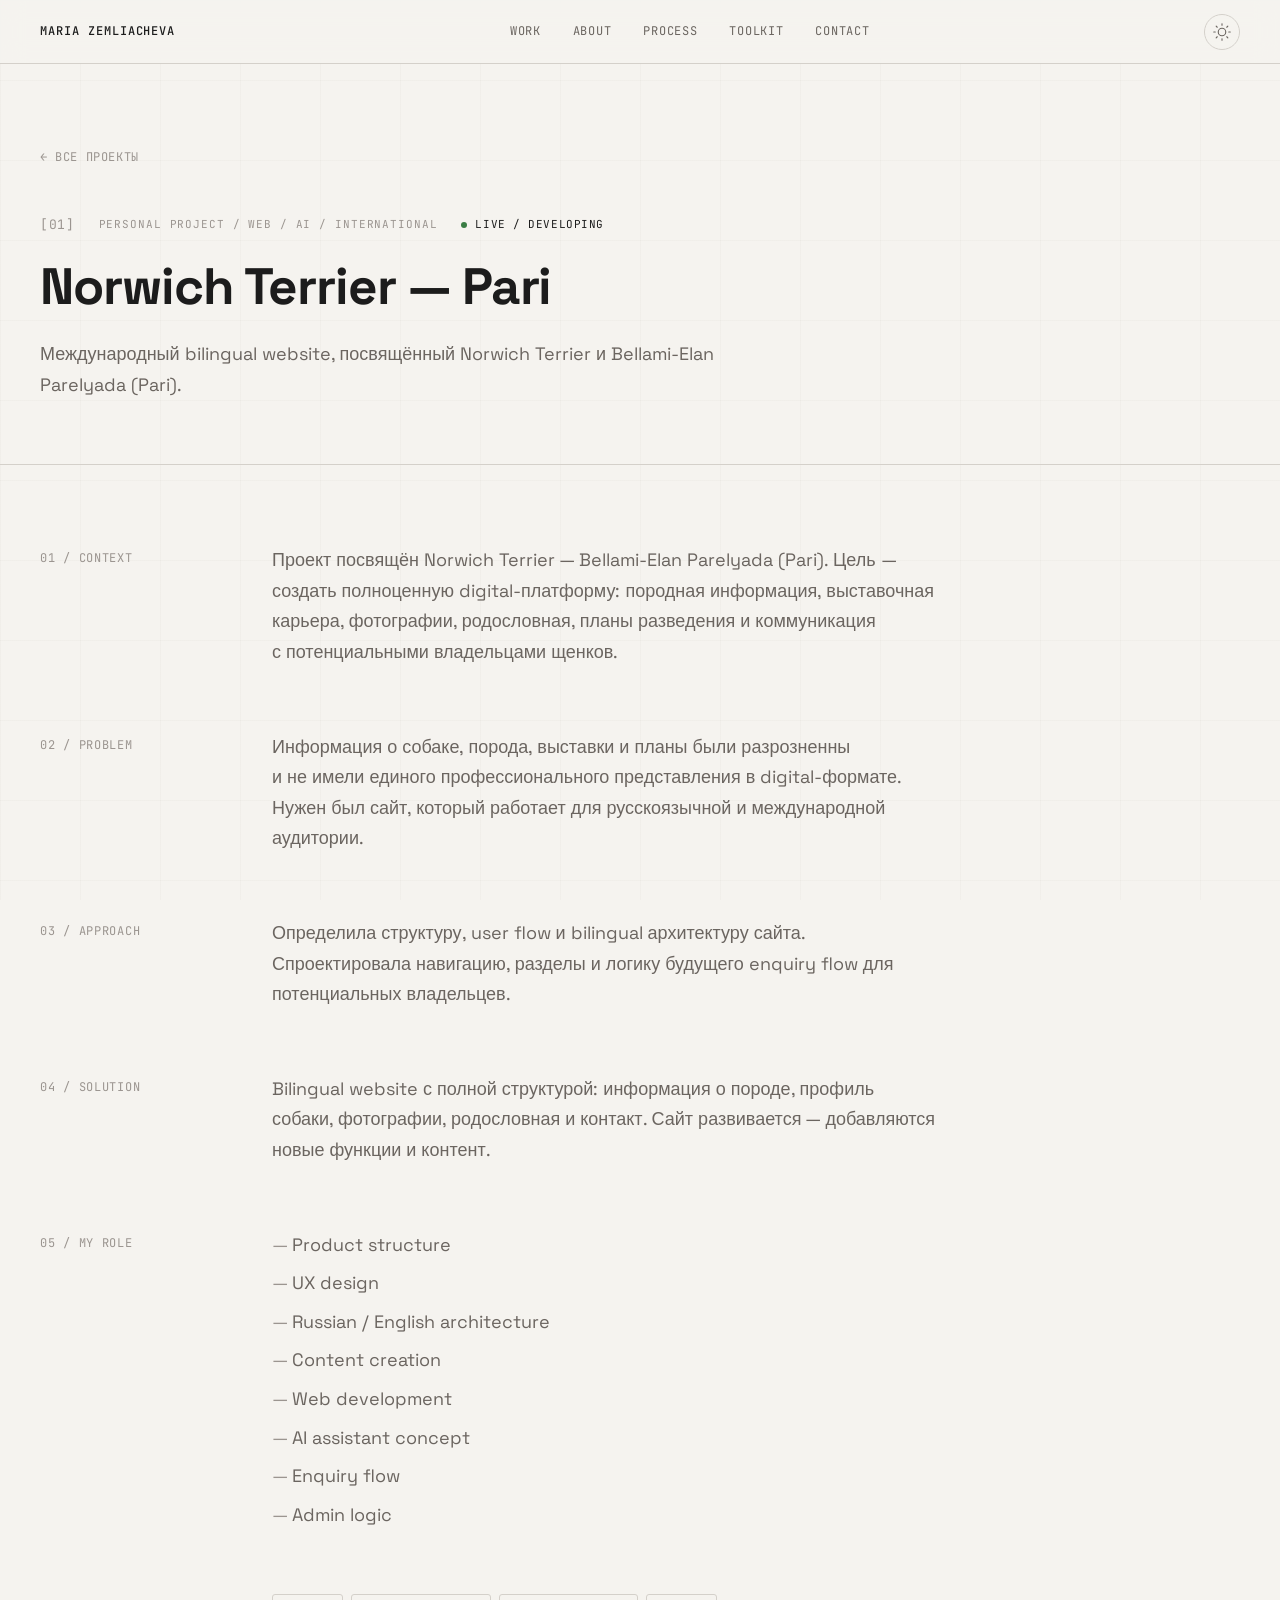
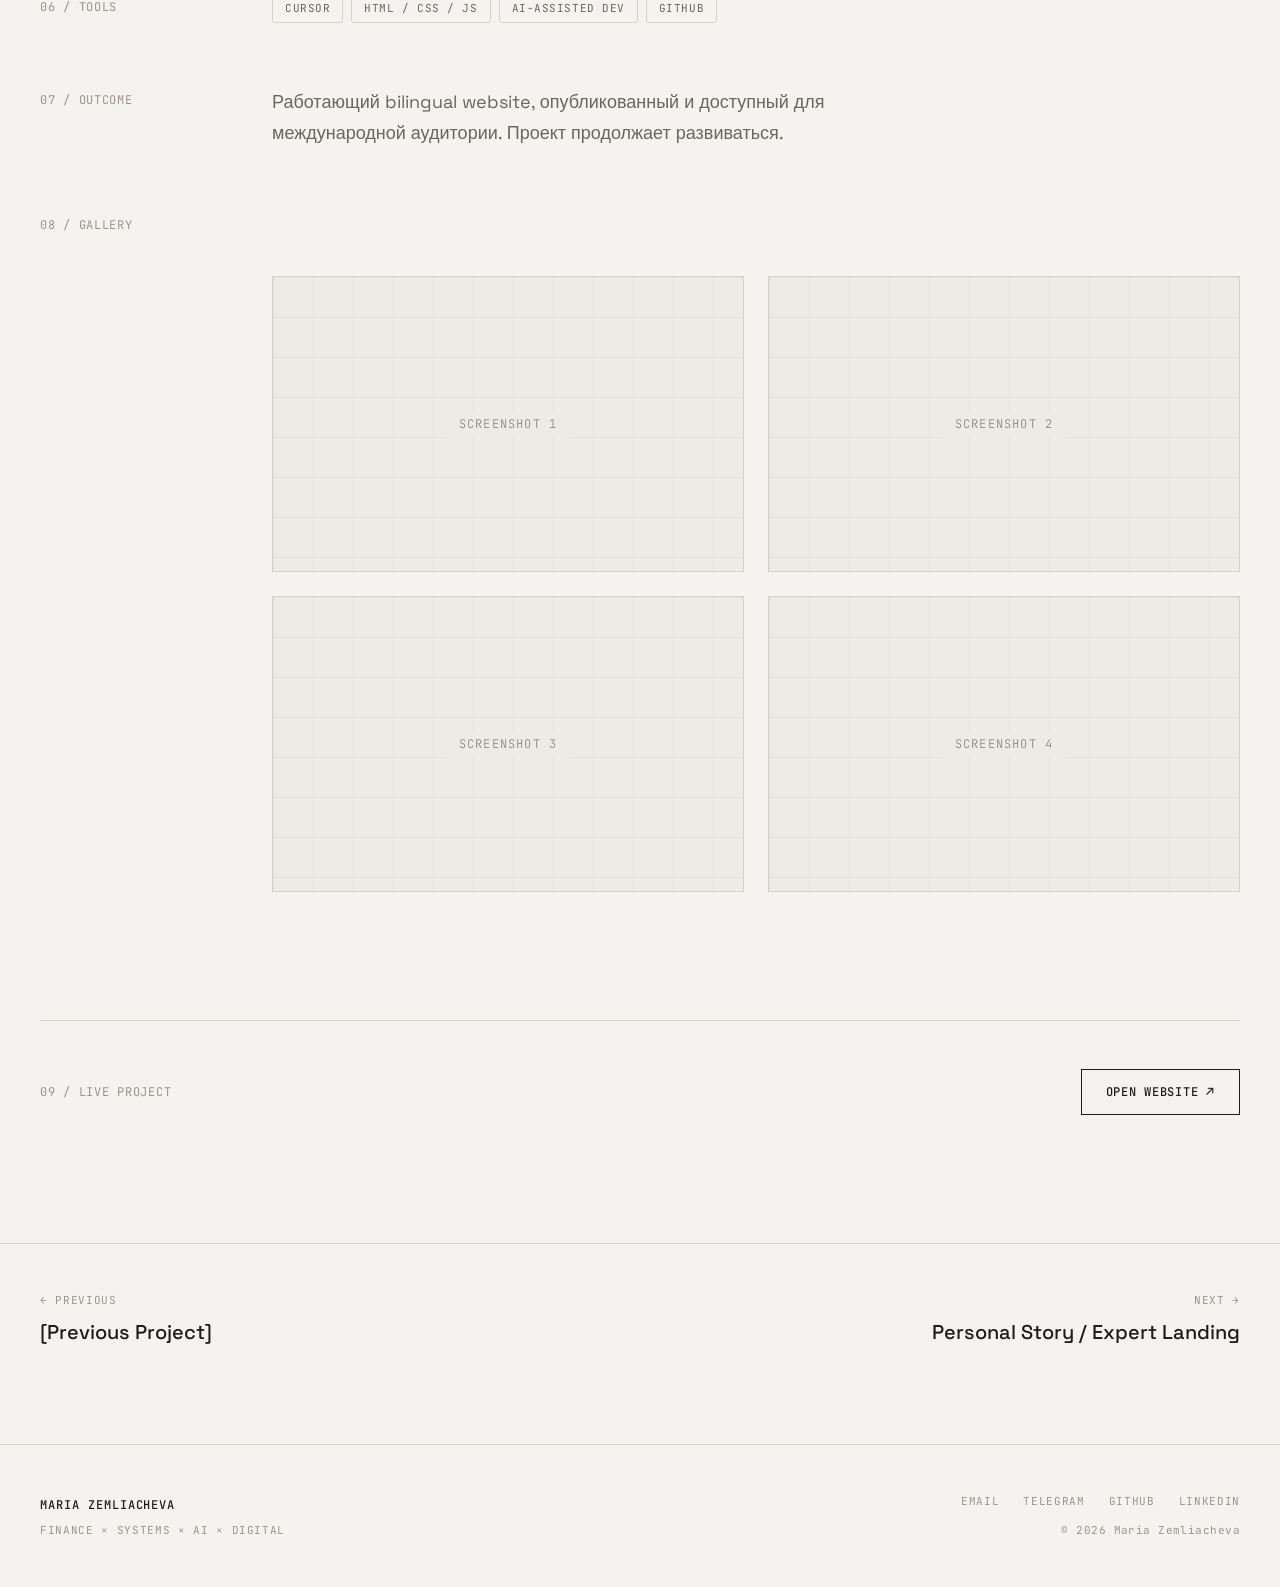
<file: case-study.html>
<!DOCTYPE html>
<html lang="ru">
<head>
  <meta charset="UTF-8">
  <meta name="viewport" content="width=device-width, initial-scale=1.0">
  <meta name="description" content="Norwich Terrier — Pari. Case Study by Maria Zemliacheva.">

  <!-- Open Graph -->
  <meta property="og:title" content="Norwich Terrier — Pari / Maria Zemliacheva">
  <meta property="og:description" content="Case Study: международный bilingual website для Norwich Terrier.">
  <meta property="og:type" content="article">

  <!-- Favicon -->
  <link rel="icon" href="assets/favicon/favicon.svg" type="image/svg+xml">
  <link rel="icon" href="assets/favicon/favicon.ico" sizes="32x32">
  <link rel="apple-touch-icon" href="assets/favicon/apple-touch-icon.png">

  <!-- Fonts -->
  <link rel="preconnect" href="https://fonts.googleapis.com">
  <link rel="preconnect" href="https://fonts.gstatic.com" crossorigin>
  <link href="https://fonts.googleapis.com/css2?family=JetBrains+Mono:wght@400;500&family=Space+Grotesk:wght@300;400;500;600;700&display=swap" rel="stylesheet">

  <!-- Styles -->
  <link rel="stylesheet" href="css/variables.css">
  <link rel="stylesheet" href="css/reset.css">
  <link rel="stylesheet" href="css/base.css">
  <link rel="stylesheet" href="css/layout.css">
  <link rel="stylesheet" href="css/components.css">
  <link rel="stylesheet" href="css/sections.css">
  <link rel="stylesheet" href="css/case-study.css">
  <link rel="stylesheet" href="css/responsive.css">

  <title>Norwich Terrier — Pari / Maria Zemliacheva</title>

  <script>
    (function(){var t=localStorage.getItem('theme');if(t){document.documentElement.setAttribute('data-theme',t)}else if(window.matchMedia&&window.matchMedia('(prefers-color-scheme:dark)').matches){document.documentElement.setAttribute('data-theme','dark')}})();
  </script>
</head>
<body>


  <!-- ============================================
       NAVIGATION
       ============================================ -->

  <header class="nav" id="nav">
    <div class="nav__inner">
      <a href="index.html" class="nav__logo">Maria Zemliacheva</a>

      <nav class="nav__menu" aria-label="Main navigation">
        <a href="index.html#work" class="nav__link">Work</a>
        <a href="index.html#about" class="nav__link">About</a>
        <a href="index.html#process" class="nav__link">Process</a>
        <a href="index.html#toolkit" class="nav__link">Toolkit</a>
        <a href="index.html#contact" class="nav__link">Contact</a>
      </nav>

      <div class="nav__right">
        <button class="theme-toggle" id="theme-toggle" aria-label="Переключить тему">
          <svg class="theme-toggle__icon theme-toggle__sun" viewBox="0 0 24 24">
            <circle cx="12" cy="12" r="5"/>
            <line x1="12" y1="1" x2="12" y2="3"/><line x1="12" y1="21" x2="12" y2="23"/>
            <line x1="4.22" y1="4.22" x2="5.64" y2="5.64"/><line x1="18.36" y1="18.36" x2="19.78" y2="19.78"/>
            <line x1="1" y1="12" x2="3" y2="12"/><line x1="21" y1="12" x2="23" y2="12"/>
            <line x1="4.22" y1="19.78" x2="5.64" y2="18.36"/><line x1="18.36" y1="5.64" x2="19.78" y2="4.22"/>
          </svg>
          <svg class="theme-toggle__icon theme-toggle__moon" viewBox="0 0 24 24">
            <path d="M21 12.79A9 9 0 1 1 11.21 3 7 7 0 0 0 21 12.79z"/>
          </svg>
        </button>
        <button class="nav__burger" id="nav-burger" aria-label="Открыть меню" aria-expanded="false">
          <span></span>
          <span></span>
        </button>
      </div>
    </div>
  </header>

  <!-- Mobile Menu Overlay -->
  <div class="nav-overlay" id="nav-overlay" aria-hidden="true">
    <nav class="nav-overlay__inner" aria-label="Mobile navigation">
      <a href="index.html#work" class="nav-overlay__link">Work</a>
      <a href="index.html#about" class="nav-overlay__link">About</a>
      <a href="index.html#process" class="nav-overlay__link">Process</a>
      <a href="index.html#toolkit" class="nav-overlay__link">Toolkit</a>
      <a href="index.html#contact" class="nav-overlay__link">Contact</a>
    </nav>
  </div>


  <main>


    <!-- ============================================
         CASE STUDY HERO
         ============================================ -->

    <section class="cs-hero">
      <div class="container">

        <a href="index.html#work" class="cs-hero__back reveal">
          ← Все проекты
        </a>

        <div class="cs-hero__meta reveal">
          <span class="cs-hero__number">[01]</span>
          <span class="cs-hero__category">Personal Project / Web / AI / International</span>
          <div class="status status--live">
            <span class="status__dot"></span>
            Live / Developing
          </div>
        </div>

        <h1 class="cs-hero__title reveal">Norwich Terrier — Pari</h1>

        <p class="cs-hero__desc reveal">
          Международный bilingual website, посвящённый Norwich Terrier
          и&nbsp;Bellami&#8209;Elan Parelyada (Pari).
        </p>

      </div>
    </section>


    <!-- ============================================
         CASE STUDY CONTENT
         ============================================ -->

    <section class="cs-content">
      <div class="container">

        <!-- 01 / Context -->
        <div class="cs-block reveal">
          <span class="cs-block__label">01 / Context</span>
          <div class="cs-block__body">
            <p>
              Проект посвящён Norwich Terrier — Bellami&#8209;Elan Parelyada (Pari).
              Цель&nbsp;— создать полноценную digital&#8209;платформу: породная информация,
              выставочная карьера, фотографии, родословная, планы разведения
              и&nbsp;коммуникация с&nbsp;потенциальными владельцами щенков.
            </p>
          </div>
        </div>

        <!-- 02 / Problem -->
        <div class="cs-block reveal">
          <span class="cs-block__label">02 / Problem</span>
          <div class="cs-block__body">
            <p>
              Информация о&nbsp;собаке, порода, выставки и&nbsp;планы
              были разрозненны и&nbsp;не&nbsp;имели единого профессионального
              представления в&nbsp;digital&#8209;формате. Нужен был сайт,
              который работает для русскоязычной и&nbsp;международной аудитории.
            </p>
          </div>
        </div>

        <!-- 03 / Approach -->
        <div class="cs-block reveal">
          <span class="cs-block__label">03 / Approach</span>
          <div class="cs-block__body">
            <p>
              Определила структуру, user flow и&nbsp;bilingual архитектуру сайта.
              Спроектировала навигацию, разделы и&nbsp;логику будущего
              enquiry flow для потенциальных владельцев.
            </p>
          </div>
        </div>

        <!-- 04 / Solution -->
        <div class="cs-block reveal">
          <span class="cs-block__label">04 / Solution</span>
          <div class="cs-block__body">
            <p>
              Bilingual website с&nbsp;полной структурой:
              информация о&nbsp;породе, профиль собаки,
              фотографии, родословная и&nbsp;контакт.
              Сайт развивается — добавляются новые функции
              и&nbsp;контент.
            </p>
          </div>
        </div>

        <!-- 05 / My Role -->
        <div class="cs-block reveal">
          <span class="cs-block__label">05 / My Role</span>
          <div class="cs-block__body">
            <ul>
              <li>Product structure</li>
              <li>UX design</li>
              <li>Russian / English architecture</li>
              <li>Content creation</li>
              <li>Web development</li>
              <li>AI assistant concept</li>
              <li>Enquiry flow</li>
              <li>Admin logic</li>
            </ul>
          </div>
        </div>

        <!-- 06 / Tools -->
        <div class="cs-block reveal">
          <span class="cs-block__label">06 / Tools</span>
          <div class="cs-block__body">
            <div class="flex flex--wrap flex--gap-sm">
              <span class="tag--outline tag">Cursor</span>
              <span class="tag--outline tag">HTML / CSS / JS</span>
              <span class="tag--outline tag">AI-assisted dev</span>
              <span class="tag--outline tag">GitHub</span>
            </div>
          </div>
        </div>

        <!-- 07 / Outcome -->
        <div class="cs-block reveal">
          <span class="cs-block__label">07 / Outcome</span>
          <div class="cs-block__body">
            <p>
              Работающий bilingual website, опубликованный и&nbsp;доступный
              для международной аудитории. Проект продолжает развиваться.
            </p>
          </div>
        </div>

        <!-- 08 / Gallery -->
        <div class="cs-block cs-block--wide reveal">
          <span class="cs-block__label">08 / Gallery</span>
          <div class="cs-block__body">
            <div class="cs-gallery">
              <div class="cs-gallery__item">
                <div class="placeholder-image"><span>Screenshot 1</span></div>
              </div>
              <div class="cs-gallery__item">
                <div class="placeholder-image"><span>Screenshot 2</span></div>
              </div>
              <div class="cs-gallery__item">
                <div class="placeholder-image"><span>Screenshot 3</span></div>
              </div>
              <div class="cs-gallery__item">
                <div class="placeholder-image"><span>Screenshot 4</span></div>
              </div>
            </div>
          </div>
        </div>

        <!-- 09 / Live Project -->
        <div class="cs-live reveal">
          <span class="cs-live__label">09 / Live Project</span>
          <a href="https://norwichterrier.info/" class="btn btn--accent" target="_blank" rel="noopener">
            Open Website <span class="btn__arrow">↗</span>
          </a>
        </div>

      </div>
    </section>


    <!-- ============================================
         PROJECT NAVIGATION
         ============================================ -->

    <nav class="cs-nav">
      <div class="container">
        <div class="cs-nav" style="border-top: none; padding-top: 0;">

          <a href="#" class="cs-nav__item">
            <span class="cs-nav__label">← Previous</span>
            <span class="cs-nav__title">[Previous Project]</span>
          </a>

          <a href="#" class="cs-nav__item cs-nav__item--next">
            <span class="cs-nav__label">Next →</span>
            <span class="cs-nav__title">Personal Story / Expert Landing</span>
          </a>

        </div>
      </div>
    </nav>


  </main>


  <!-- ============================================
       FOOTER
       ============================================ -->

  <footer class="footer">
    <div class="container">
      <div class="footer__inner">

        <div class="footer__brand">
          <span class="footer__name">Maria Zemliacheva</span>
          <span class="footer__tagline">Finance × Systems × AI × Digital</span>
        </div>

        <div class="footer__right">
          <div class="footer__links">
            <a href="mailto:info@terracottalab.ru" class="footer__link">Email</a>
            <a href="https://t.me/terracottalab" class="footer__link" target="_blank" rel="noopener">Telegram</a>
            <a href="#" class="footer__link">GitHub</a>
            <a href="#" class="footer__link">LinkedIn</a>
          </div>
          <span class="footer__copy">© 2026 Maria Zemliacheva</span>
        </div>

      </div>
    </div>
  </footer>


  <!-- Scripts -->
  <script src="js/main.js"></script>
  <script src="js/animations.js"></script>

</body>
</html>
</file>
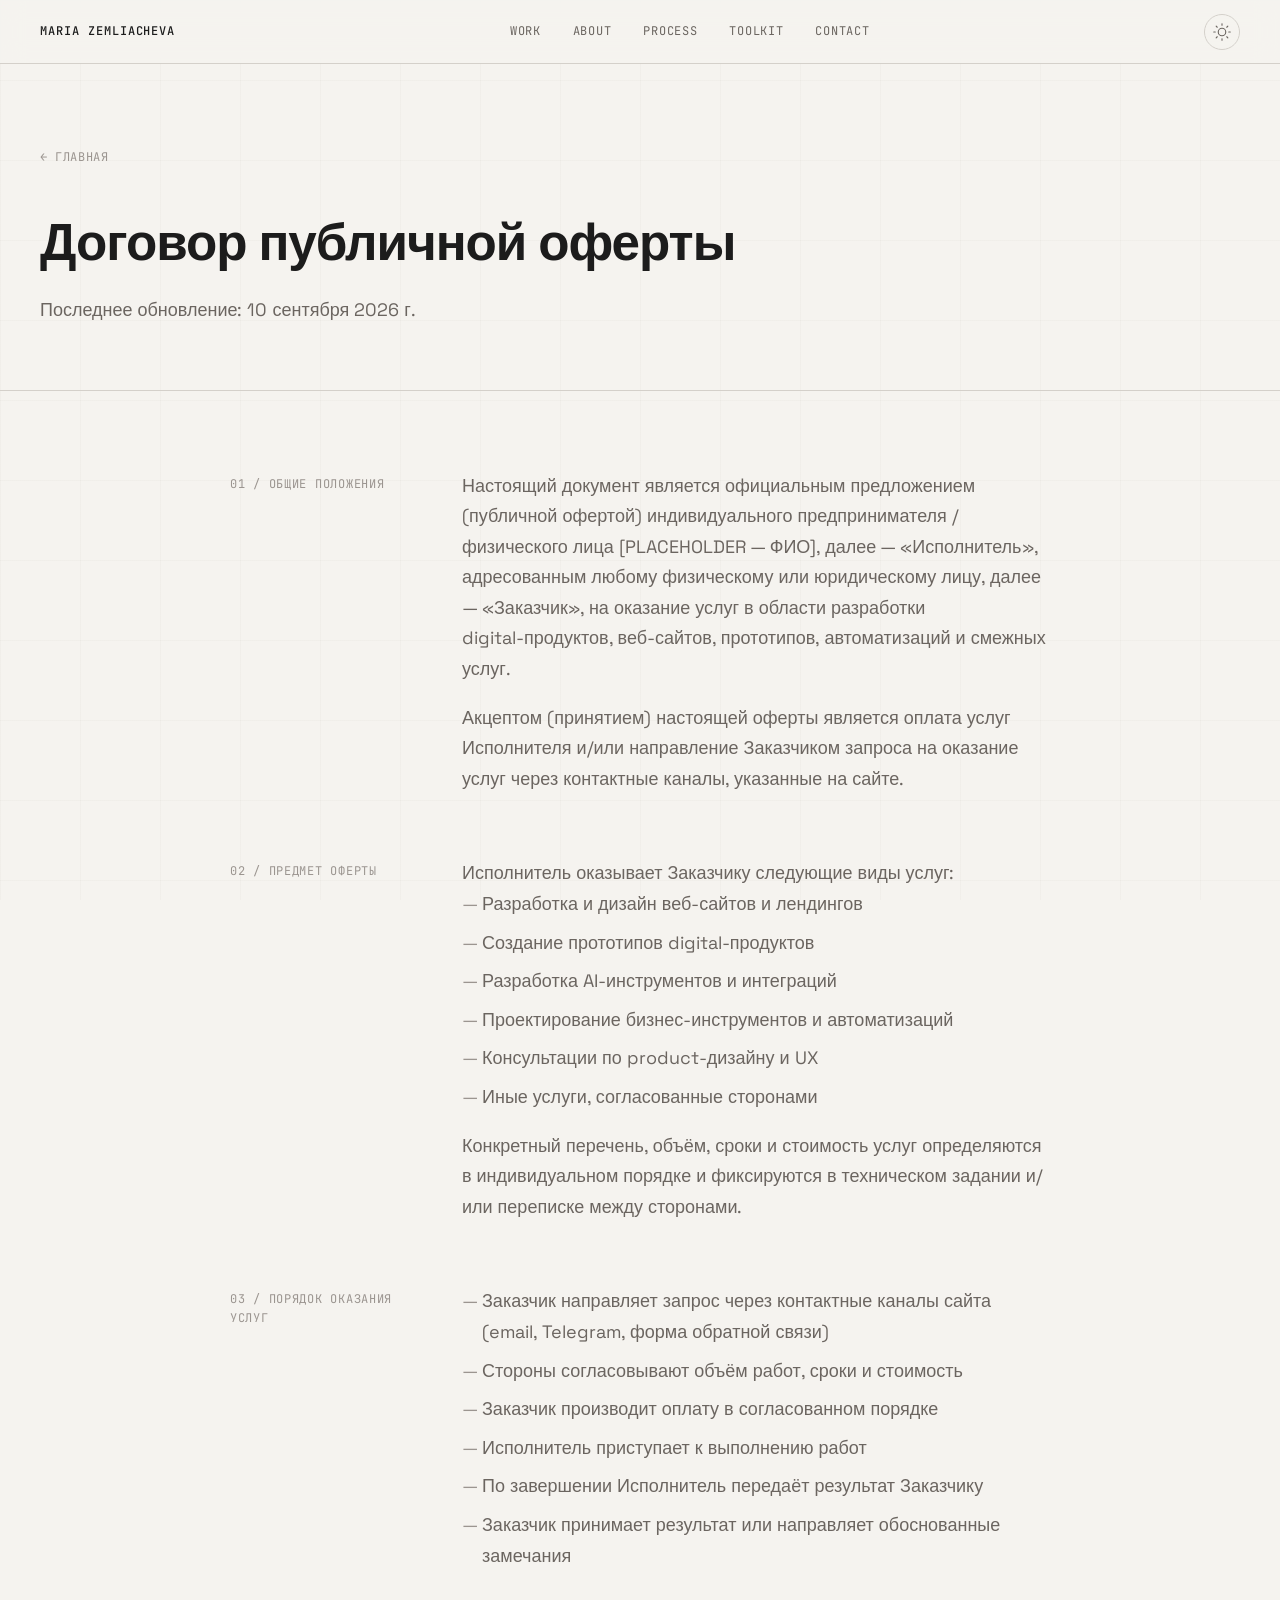
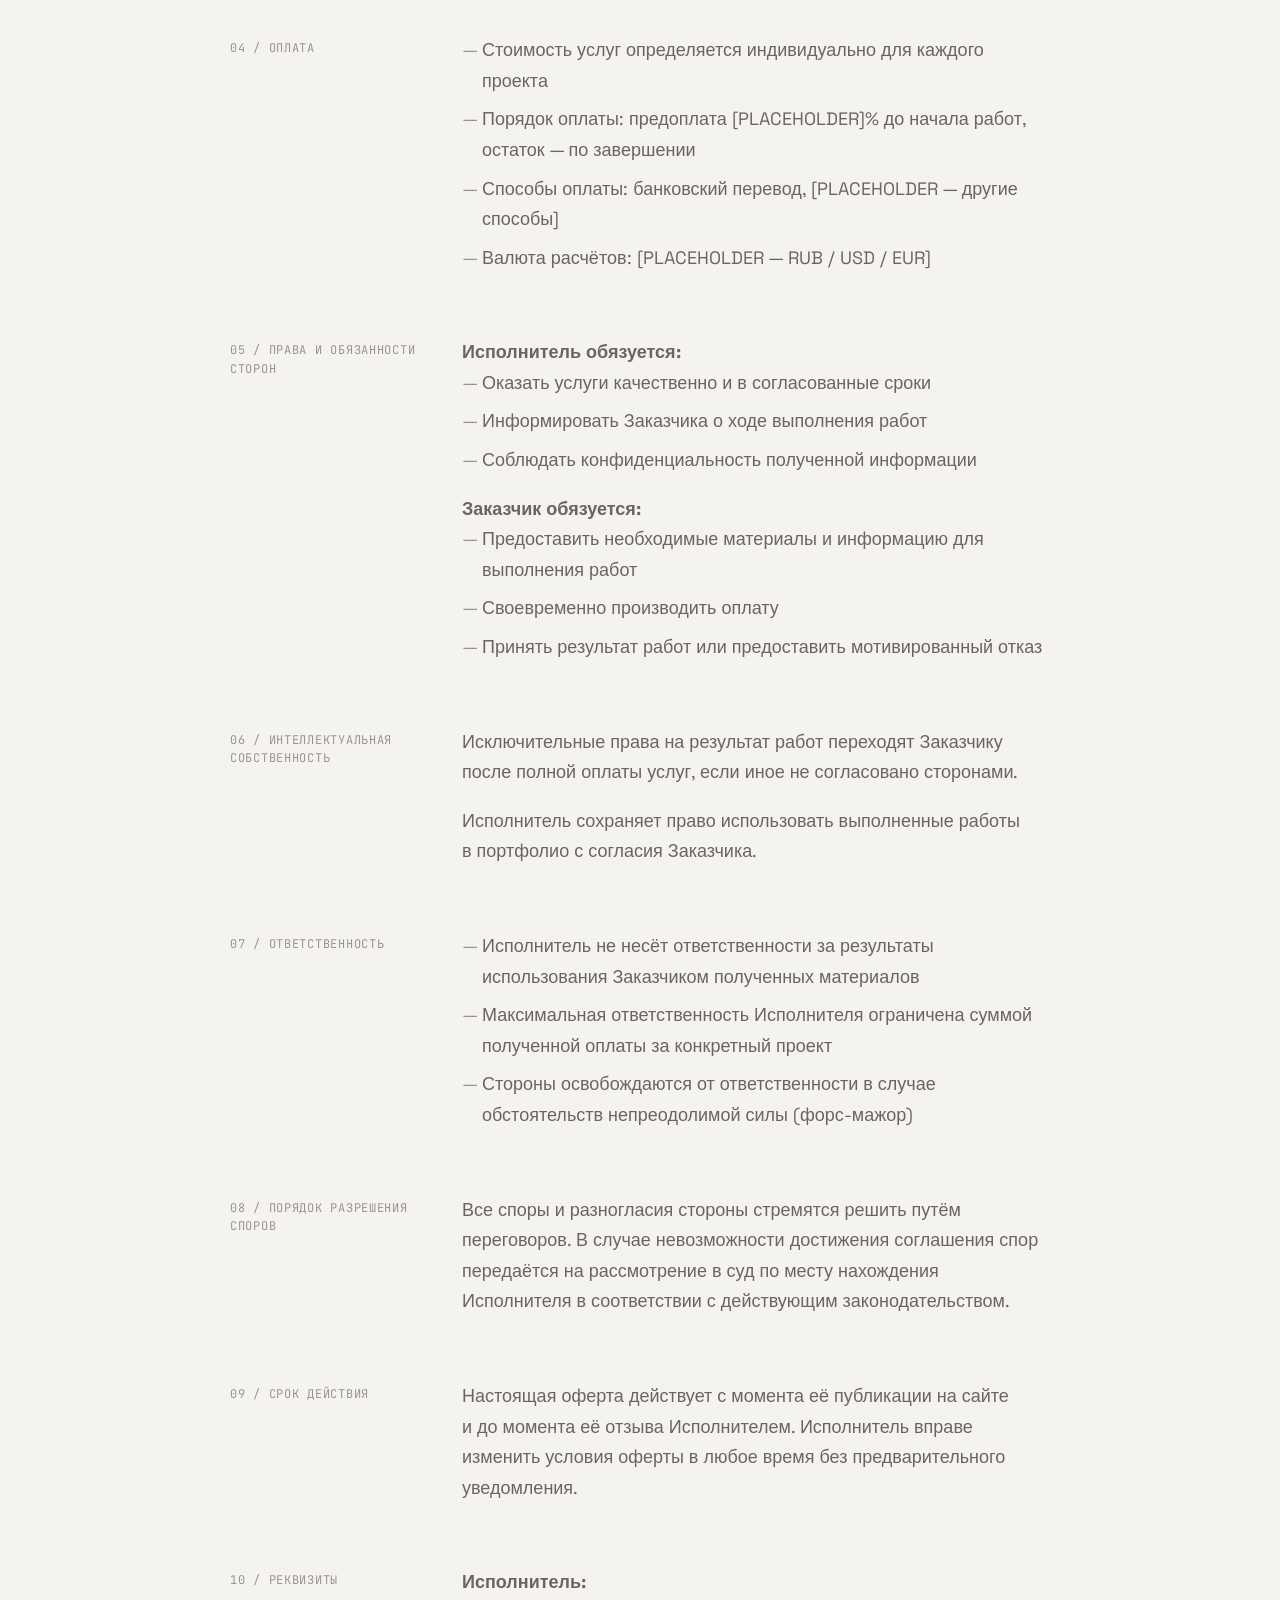
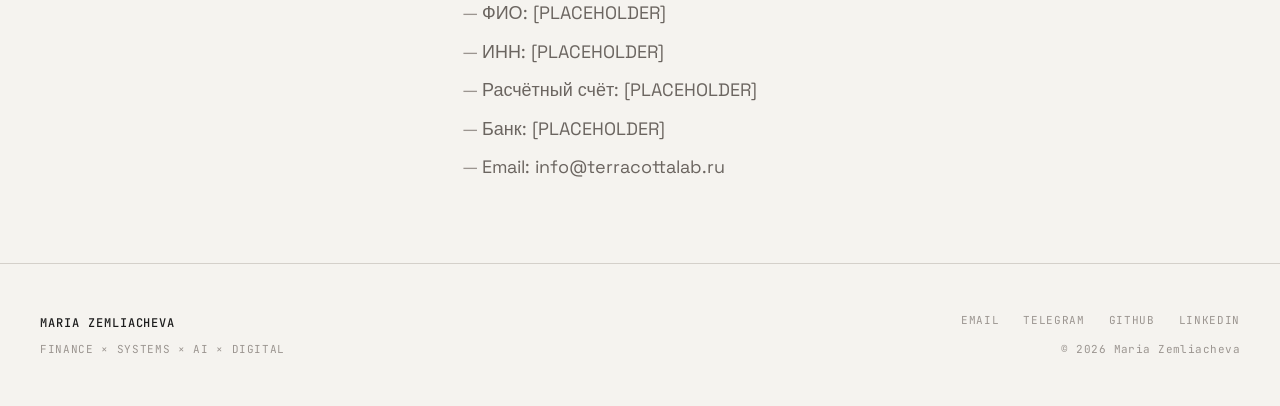
<file: offer.html>
<!DOCTYPE html>
<html lang="ru">
<head>
  <meta charset="UTF-8">
  <meta name="viewport" content="width=device-width, initial-scale=1.0">
  <meta name="description" content="Договор публичной оферты — Maria Zemliacheva">
  <meta name="robots" content="noindex, nofollow">

  <link rel="icon" href="assets/favicon/favicon.svg" type="image/svg+xml">
  <link rel="preconnect" href="https://fonts.googleapis.com">
  <link rel="preconnect" href="https://fonts.gstatic.com" crossorigin>
  <link href="https://fonts.googleapis.com/css2?family=JetBrains+Mono:wght@400;500&family=Space+Grotesk:wght@300;400;500;600;700&display=swap" rel="stylesheet">

  <link rel="stylesheet" href="css/variables.css">
  <link rel="stylesheet" href="css/reset.css">
  <link rel="stylesheet" href="css/base.css">
  <link rel="stylesheet" href="css/layout.css">
  <link rel="stylesheet" href="css/components.css">
  <link rel="stylesheet" href="css/sections.css">
  <link rel="stylesheet" href="css/case-study.css">
  <link rel="stylesheet" href="css/responsive.css">

  <title>Договор оферты — Maria Zemliacheva</title>

  <script>
    (function(){var t=localStorage.getItem('theme');if(t){document.documentElement.setAttribute('data-theme',t)}else if(window.matchMedia&&window.matchMedia('(prefers-color-scheme:dark)').matches){document.documentElement.setAttribute('data-theme','dark')}})();
  </script>
</head>
<body>

  <header class="nav" id="nav">
    <div class="nav__inner">
      <a href="index.html" class="nav__logo">Maria Zemliacheva</a>
      <nav class="nav__menu" aria-label="Main navigation">
        <a href="index.html#work" class="nav__link">Work</a>
        <a href="index.html#about" class="nav__link">About</a>
        <a href="index.html#process" class="nav__link">Process</a>
        <a href="index.html#toolkit" class="nav__link">Toolkit</a>
        <a href="index.html#contact" class="nav__link">Contact</a>
      </nav>
      <div class="nav__right">
        <button class="theme-toggle" id="theme-toggle" aria-label="Переключить тему">
          <svg class="theme-toggle__icon theme-toggle__sun" viewBox="0 0 24 24">
            <circle cx="12" cy="12" r="5"/>
            <line x1="12" y1="1" x2="12" y2="3"/><line x1="12" y1="21" x2="12" y2="23"/>
            <line x1="4.22" y1="4.22" x2="5.64" y2="5.64"/><line x1="18.36" y1="18.36" x2="19.78" y2="19.78"/>
            <line x1="1" y1="12" x2="3" y2="12"/><line x1="21" y1="12" x2="23" y2="12"/>
            <line x1="4.22" y1="19.78" x2="5.64" y2="18.36"/><line x1="18.36" y1="5.64" x2="19.78" y2="4.22"/>
          </svg>
          <svg class="theme-toggle__icon theme-toggle__moon" viewBox="0 0 24 24">
            <path d="M21 12.79A9 9 0 1 1 11.21 3 7 7 0 0 0 21 12.79z"/>
          </svg>
        </button>
        <button class="nav__burger" id="nav-burger" aria-label="Открыть меню" aria-expanded="false">
          <span></span>
          <span></span>
        </button>
      </div>
    </div>
  </header>

  <div class="nav-overlay" id="nav-overlay" aria-hidden="true">
    <nav class="nav-overlay__inner" aria-label="Mobile navigation">
      <a href="index.html#work" class="nav-overlay__link">Work</a>
      <a href="index.html#about" class="nav-overlay__link">About</a>
      <a href="index.html#process" class="nav-overlay__link">Process</a>
      <a href="index.html#toolkit" class="nav-overlay__link">Toolkit</a>
      <a href="index.html#contact" class="nav-overlay__link">Contact</a>
    </nav>
  </div>

  <main>
    <section class="cs-hero">
      <div class="container">
        <a href="index.html" class="cs-hero__back">← Главная</a>
        <h1 class="cs-hero__title">Договор публичной оферты</h1>
        <p class="cs-hero__desc">Последнее обновление: 10 сентября 2026 г.</p>
      </div>
    </section>

    <section class="cs-content">
      <div class="container container--narrow">

        <div class="cs-block">
          <span class="cs-block__label">01 / Общие положения</span>
          <div class="cs-block__body">
            <p>
              Настоящий документ является официальным предложением (публичной офертой)
              индивидуального предпринимателя / физического лица [PLACEHOLDER — ФИО],
              далее — «Исполнитель», адресованным любому физическому или юридическому лицу,
              далее — «Заказчик», на&nbsp;оказание услуг в&nbsp;области разработки
              digital&#8209;продуктов, веб&#8209;сайтов, прототипов, автоматизаций
              и&nbsp;смежных услуг.
            </p>
            <p style="margin-top: 1em;">
              Акцептом (принятием) настоящей оферты является оплата услуг Исполнителя
              и/или направление Заказчиком запроса на&nbsp;оказание услуг через
              контактные каналы, указанные на&nbsp;сайте.
            </p>
          </div>
        </div>

        <div class="cs-block">
          <span class="cs-block__label">02 / Предмет оферты</span>
          <div class="cs-block__body">
            <p>Исполнитель оказывает Заказчику следующие виды услуг:</p>
            <ul>
              <li>Разработка и&nbsp;дизайн веб&#8209;сайтов и&nbsp;лендингов</li>
              <li>Создание прототипов digital&#8209;продуктов</li>
              <li>Разработка AI&#8209;инструментов и&nbsp;интеграций</li>
              <li>Проектирование бизнес&#8209;инструментов и&nbsp;автоматизаций</li>
              <li>Консультации по&nbsp;product&#8209;дизайну и&nbsp;UX</li>
              <li>Иные услуги, согласованные сторонами</li>
            </ul>
            <p style="margin-top: 1em;">
              Конкретный перечень, объём, сроки и&nbsp;стоимость услуг определяются
              в&nbsp;индивидуальном порядке и&nbsp;фиксируются в&nbsp;техническом задании
              и/или переписке между сторонами.
            </p>
          </div>
        </div>

        <div class="cs-block">
          <span class="cs-block__label">03 / Порядок оказания услуг</span>
          <div class="cs-block__body">
            <ul>
              <li>Заказчик направляет запрос через контактные каналы сайта (email, Telegram, форма обратной связи)</li>
              <li>Стороны согласовывают объём работ, сроки и&nbsp;стоимость</li>
              <li>Заказчик производит оплату в&nbsp;согласованном порядке</li>
              <li>Исполнитель приступает к&nbsp;выполнению работ</li>
              <li>По&nbsp;завершении Исполнитель передаёт результат Заказчику</li>
              <li>Заказчик принимает результат или направляет обоснованные замечания</li>
            </ul>
          </div>
        </div>

        <div class="cs-block">
          <span class="cs-block__label">04 / Оплата</span>
          <div class="cs-block__body">
            <ul>
              <li>Стоимость услуг определяется индивидуально для каждого проекта</li>
              <li>Порядок оплаты: предоплата [PLACEHOLDER]% до&nbsp;начала работ,
                  остаток — по&nbsp;завершении</li>
              <li>Способы оплаты: банковский перевод, [PLACEHOLDER — другие способы]</li>
              <li>Валюта расчётов: [PLACEHOLDER — RUB / USD / EUR]</li>
            </ul>
          </div>
        </div>

        <div class="cs-block">
          <span class="cs-block__label">05 / Права и обязанности сторон</span>
          <div class="cs-block__body">
            <p><strong>Исполнитель обязуется:</strong></p>
            <ul>
              <li>Оказать услуги качественно и&nbsp;в&nbsp;согласованные сроки</li>
              <li>Информировать Заказчика о&nbsp;ходе выполнения работ</li>
              <li>Соблюдать конфиденциальность полученной информации</li>
            </ul>
            <p style="margin-top: 1em;"><strong>Заказчик обязуется:</strong></p>
            <ul>
              <li>Предоставить необходимые материалы и&nbsp;информацию для выполнения работ</li>
              <li>Своевременно производить оплату</li>
              <li>Принять результат работ или предоставить мотивированный отказ</li>
            </ul>
          </div>
        </div>

        <div class="cs-block">
          <span class="cs-block__label">06 / Интеллектуальная собственность</span>
          <div class="cs-block__body">
            <p>
              Исключительные права на&nbsp;результат работ переходят Заказчику
              после полной оплаты услуг, если иное не&nbsp;согласовано сторонами.
            </p>
            <p style="margin-top: 1em;">
              Исполнитель сохраняет право использовать выполненные работы
              в&nbsp;портфолио с&nbsp;согласия Заказчика.
            </p>
          </div>
        </div>

        <div class="cs-block">
          <span class="cs-block__label">07 / Ответственность</span>
          <div class="cs-block__body">
            <ul>
              <li>Исполнитель не&nbsp;несёт ответственности за&nbsp;результаты использования
                  Заказчиком полученных материалов</li>
              <li>Максимальная ответственность Исполнителя ограничена суммой
                  полученной оплаты за&nbsp;конкретный проект</li>
              <li>Стороны освобождаются от&nbsp;ответственности в&nbsp;случае
                  обстоятельств непреодолимой силы (форс&#8209;мажор)</li>
            </ul>
          </div>
        </div>

        <div class="cs-block">
          <span class="cs-block__label">08 / Порядок разрешения споров</span>
          <div class="cs-block__body">
            <p>
              Все споры и&nbsp;разногласия стороны стремятся решить путём переговоров.
              В&nbsp;случае невозможности достижения соглашения спор передаётся
              на&nbsp;рассмотрение в&nbsp;суд по&nbsp;месту нахождения Исполнителя
              в&nbsp;соответствии с&nbsp;действующим законодательством.
            </p>
          </div>
        </div>

        <div class="cs-block">
          <span class="cs-block__label">09 / Срок действия</span>
          <div class="cs-block__body">
            <p>
              Настоящая оферта действует с&nbsp;момента её публикации на&nbsp;сайте
              и&nbsp;до&nbsp;момента её отзыва Исполнителем. Исполнитель вправе
              изменить условия оферты в&nbsp;любое время без предварительного уведомления.
            </p>
          </div>
        </div>

        <div class="cs-block">
          <span class="cs-block__label">10 / Реквизиты</span>
          <div class="cs-block__body">
            <p><strong>Исполнитель:</strong></p>
            <ul>
              <li>ФИО: [PLACEHOLDER]</li>
              <li>ИНН: [PLACEHOLDER]</li>
              <li>Расчётный счёт: [PLACEHOLDER]</li>
              <li>Банк: [PLACEHOLDER]</li>
              <li>Email: info@terracottalab.ru</li>
            </ul>
          </div>
        </div>

      </div>
    </section>
  </main>

  <footer class="footer">
    <div class="container">
      <div class="footer__inner">
        <div class="footer__brand">
          <span class="footer__name">Maria Zemliacheva</span>
          <span class="footer__tagline">Finance × Systems × AI × Digital</span>
        </div>
        <div class="footer__right">
          <div class="footer__links">
            <a href="mailto:info@terracottalab.ru" class="footer__link">Email</a>
            <a href="https://t.me/terracottalab" class="footer__link" target="_blank" rel="noopener">Telegram</a>
            <a href="#" class="footer__link">GitHub</a>
            <a href="#" class="footer__link">LinkedIn</a>
          </div>
          <span class="footer__copy">© 2026 Maria Zemliacheva</span>
        </div>
      </div>
    </div>
  </footer>

  <script src="js/main.js"></script>
</body>
</html>
</file>
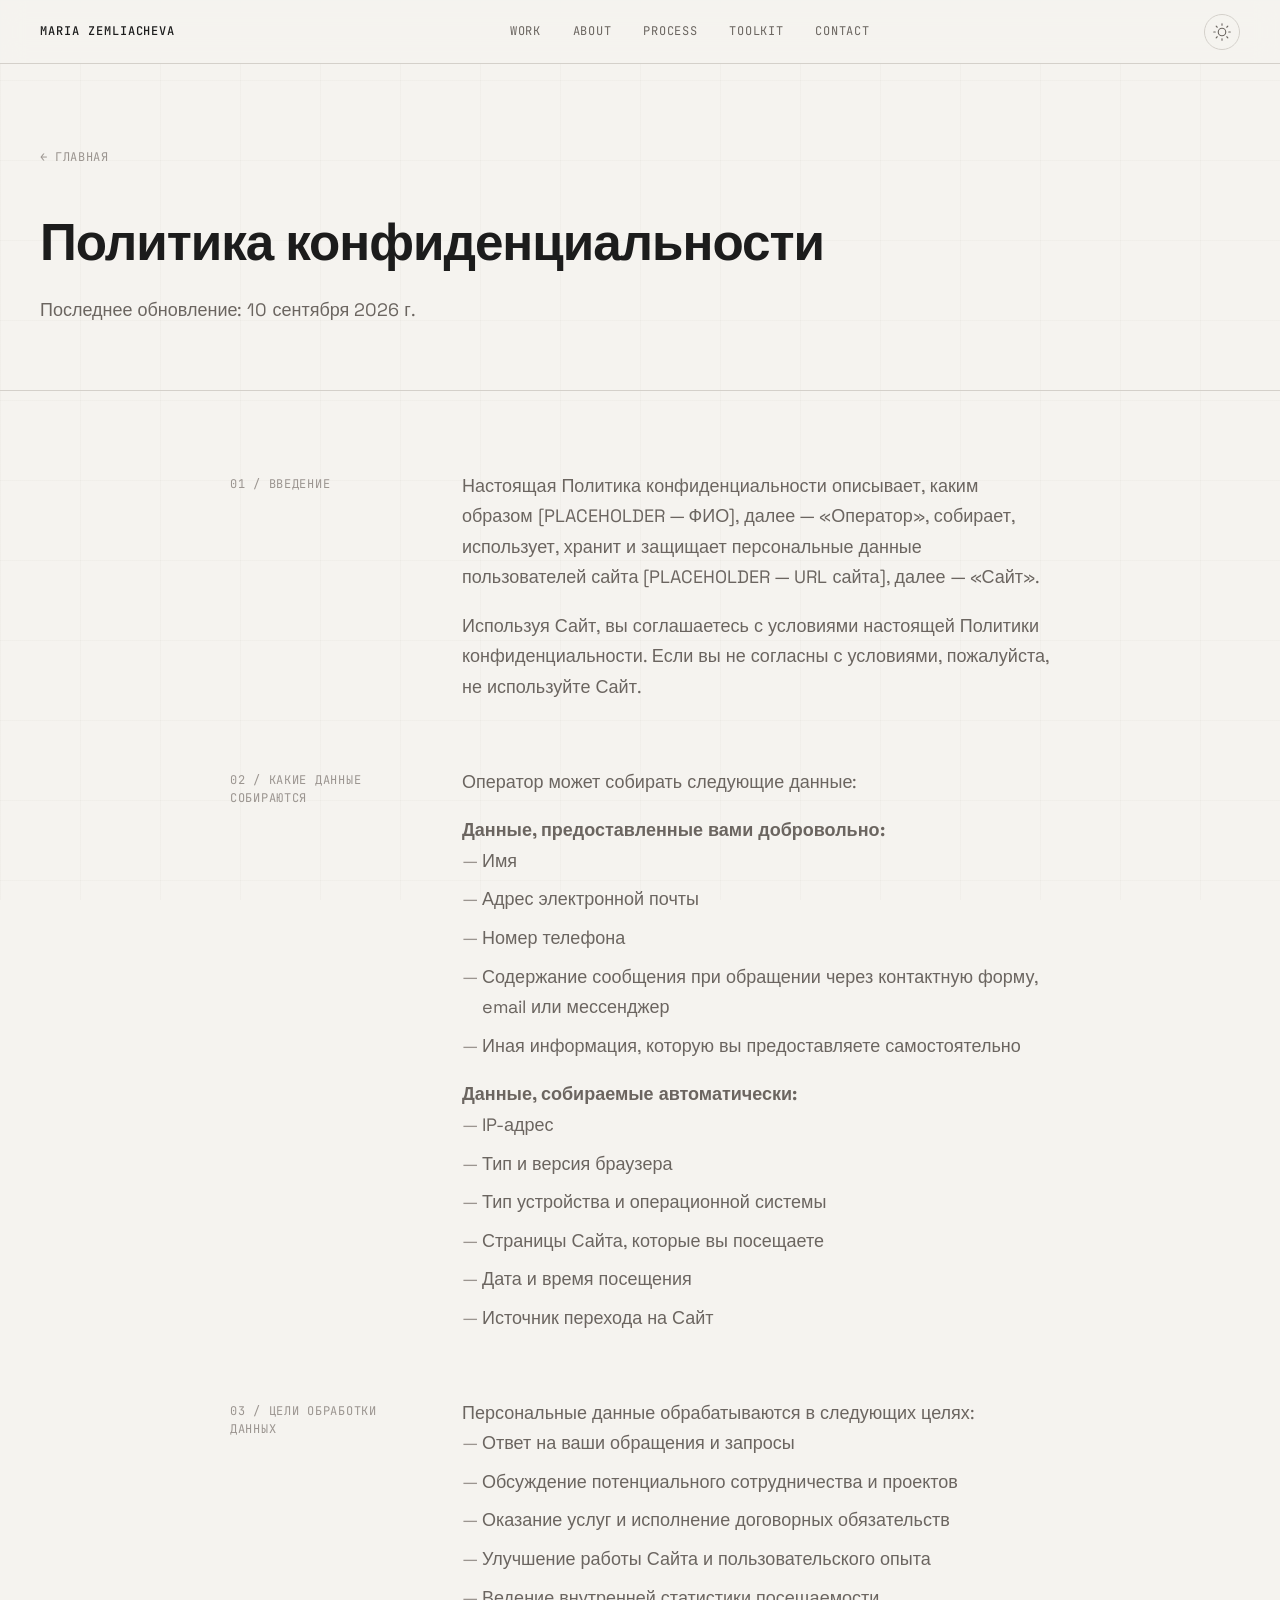
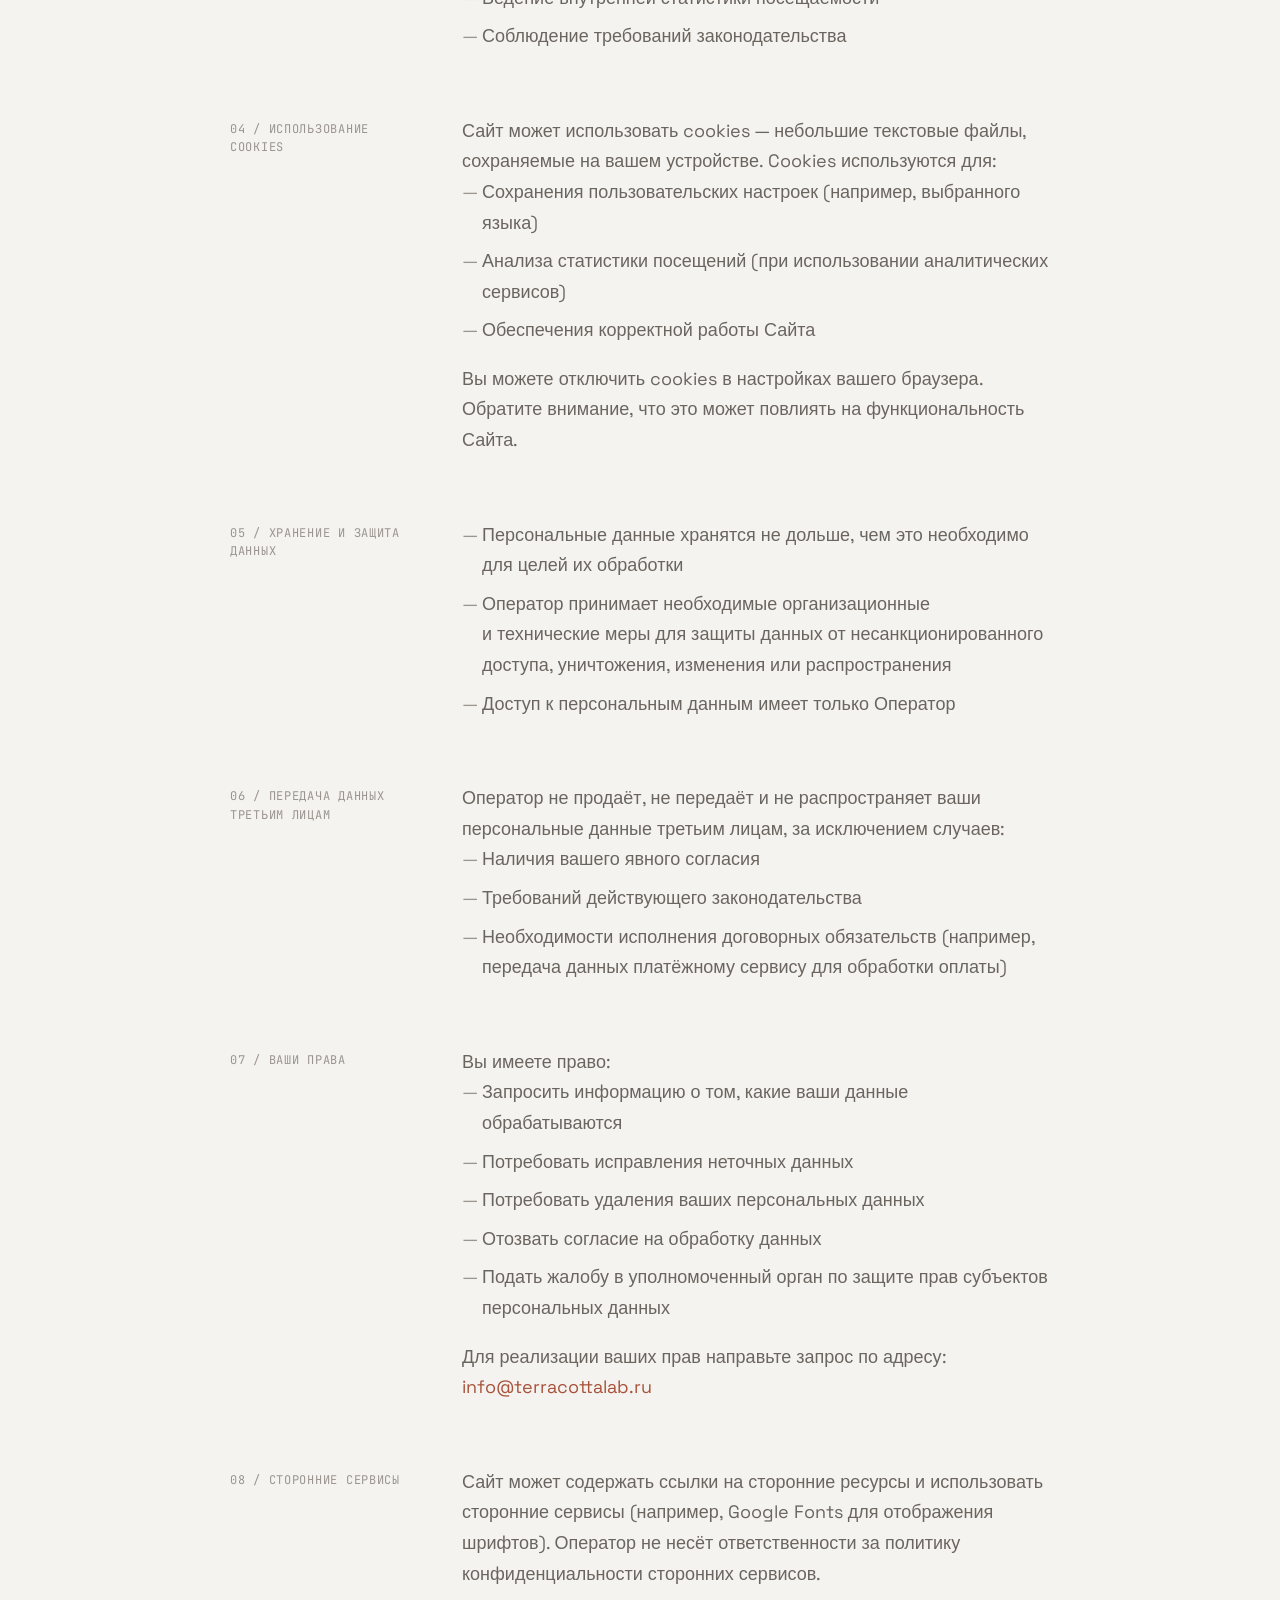
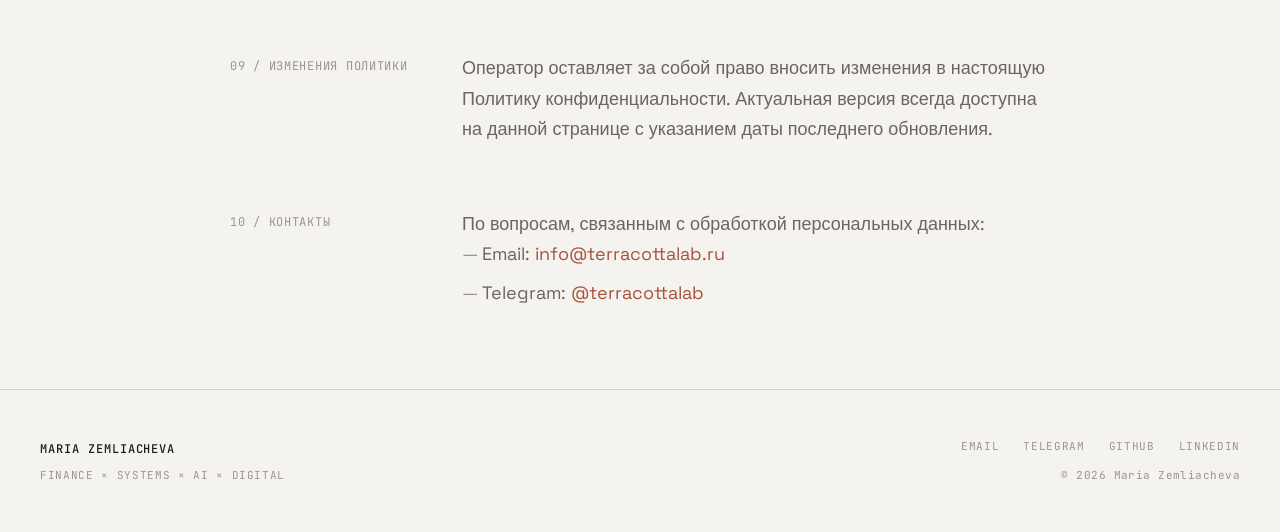
<file: privacy.html>
<!DOCTYPE html>
<html lang="ru">
<head>
  <meta charset="UTF-8">
  <meta name="viewport" content="width=device-width, initial-scale=1.0">
  <meta name="description" content="Политика конфиденциальности — Maria Zemliacheva">
  <meta name="robots" content="noindex, nofollow">

  <link rel="icon" href="assets/favicon/favicon.svg" type="image/svg+xml">
  <link rel="preconnect" href="https://fonts.googleapis.com">
  <link rel="preconnect" href="https://fonts.gstatic.com" crossorigin>
  <link href="https://fonts.googleapis.com/css2?family=JetBrains+Mono:wght@400;500&family=Space+Grotesk:wght@300;400;500;600;700&display=swap" rel="stylesheet">

  <link rel="stylesheet" href="css/variables.css">
  <link rel="stylesheet" href="css/reset.css">
  <link rel="stylesheet" href="css/base.css">
  <link rel="stylesheet" href="css/layout.css">
  <link rel="stylesheet" href="css/components.css">
  <link rel="stylesheet" href="css/sections.css">
  <link rel="stylesheet" href="css/case-study.css">
  <link rel="stylesheet" href="css/responsive.css">

  <title>Политика конфиденциальности — Maria Zemliacheva</title>

  <script>
    (function(){var t=localStorage.getItem('theme');if(t){document.documentElement.setAttribute('data-theme',t)}else if(window.matchMedia&&window.matchMedia('(prefers-color-scheme:dark)').matches){document.documentElement.setAttribute('data-theme','dark')}})();
  </script>
</head>
<body>

  <header class="nav" id="nav">
    <div class="nav__inner">
      <a href="index.html" class="nav__logo">Maria Zemliacheva</a>
      <nav class="nav__menu" aria-label="Main navigation">
        <a href="index.html#work" class="nav__link">Work</a>
        <a href="index.html#about" class="nav__link">About</a>
        <a href="index.html#process" class="nav__link">Process</a>
        <a href="index.html#toolkit" class="nav__link">Toolkit</a>
        <a href="index.html#contact" class="nav__link">Contact</a>
      </nav>
      <div class="nav__right">
        <button class="theme-toggle" id="theme-toggle" aria-label="Переключить тему">
          <svg class="theme-toggle__icon theme-toggle__sun" viewBox="0 0 24 24">
            <circle cx="12" cy="12" r="5"/>
            <line x1="12" y1="1" x2="12" y2="3"/><line x1="12" y1="21" x2="12" y2="23"/>
            <line x1="4.22" y1="4.22" x2="5.64" y2="5.64"/><line x1="18.36" y1="18.36" x2="19.78" y2="19.78"/>
            <line x1="1" y1="12" x2="3" y2="12"/><line x1="21" y1="12" x2="23" y2="12"/>
            <line x1="4.22" y1="19.78" x2="5.64" y2="18.36"/><line x1="18.36" y1="5.64" x2="19.78" y2="4.22"/>
          </svg>
          <svg class="theme-toggle__icon theme-toggle__moon" viewBox="0 0 24 24">
            <path d="M21 12.79A9 9 0 1 1 11.21 3 7 7 0 0 0 21 12.79z"/>
          </svg>
        </button>
        <button class="nav__burger" id="nav-burger" aria-label="Открыть меню" aria-expanded="false">
          <span></span>
          <span></span>
        </button>
      </div>
    </div>
  </header>

  <div class="nav-overlay" id="nav-overlay" aria-hidden="true">
    <nav class="nav-overlay__inner" aria-label="Mobile navigation">
      <a href="index.html#work" class="nav-overlay__link">Work</a>
      <a href="index.html#about" class="nav-overlay__link">About</a>
      <a href="index.html#process" class="nav-overlay__link">Process</a>
      <a href="index.html#toolkit" class="nav-overlay__link">Toolkit</a>
      <a href="index.html#contact" class="nav-overlay__link">Contact</a>
    </nav>
  </div>

  <main>
    <section class="cs-hero">
      <div class="container">
        <a href="index.html" class="cs-hero__back">← Главная</a>
        <h1 class="cs-hero__title">Политика конфиденциальности</h1>
        <p class="cs-hero__desc">Последнее обновление: 10 сентября 2026 г.</p>
      </div>
    </section>

    <section class="cs-content">
      <div class="container container--narrow">

        <div class="cs-block">
          <span class="cs-block__label">01 / Введение</span>
          <div class="cs-block__body">
            <p>
              Настоящая Политика конфиденциальности описывает, каким образом
              [PLACEHOLDER — ФИО], далее — «Оператор», собирает, использует,
              хранит и&nbsp;защищает персональные данные пользователей сайта
              [PLACEHOLDER — URL сайта], далее — «Сайт».
            </p>
            <p style="margin-top: 1em;">
              Используя Сайт, вы&nbsp;соглашаетесь с&nbsp;условиями настоящей
              Политики конфиденциальности. Если вы&nbsp;не&nbsp;согласны с&nbsp;условиями,
              пожалуйста, не&nbsp;используйте Сайт.
            </p>
          </div>
        </div>

        <div class="cs-block">
          <span class="cs-block__label">02 / Какие данные собираются</span>
          <div class="cs-block__body">
            <p>Оператор может собирать следующие данные:</p>
            <p style="margin-top: 1em;"><strong>Данные, предоставленные вами добровольно:</strong></p>
            <ul>
              <li>Имя</li>
              <li>Адрес электронной почты</li>
              <li>Номер телефона</li>
              <li>Содержание сообщения при обращении через контактную форму,
                  email или мессенджер</li>
              <li>Иная информация, которую вы&nbsp;предоставляете самостоятельно</li>
            </ul>
            <p style="margin-top: 1em;"><strong>Данные, собираемые автоматически:</strong></p>
            <ul>
              <li>IP&#8209;адрес</li>
              <li>Тип и&nbsp;версия браузера</li>
              <li>Тип устройства и&nbsp;операционной системы</li>
              <li>Страницы Сайта, которые вы&nbsp;посещаете</li>
              <li>Дата и&nbsp;время посещения</li>
              <li>Источник перехода на&nbsp;Сайт</li>
            </ul>
          </div>
        </div>

        <div class="cs-block">
          <span class="cs-block__label">03 / Цели обработки данных</span>
          <div class="cs-block__body">
            <p>Персональные данные обрабатываются в&nbsp;следующих целях:</p>
            <ul>
              <li>Ответ на&nbsp;ваши обращения и&nbsp;запросы</li>
              <li>Обсуждение потенциального сотрудничества и&nbsp;проектов</li>
              <li>Оказание услуг и&nbsp;исполнение договорных обязательств</li>
              <li>Улучшение работы Сайта и&nbsp;пользовательского опыта</li>
              <li>Ведение внутренней статистики посещаемости</li>
              <li>Соблюдение требований законодательства</li>
            </ul>
          </div>
        </div>

        <div class="cs-block">
          <span class="cs-block__label">04 / Использование cookies</span>
          <div class="cs-block__body">
            <p>
              Сайт может использовать cookies — небольшие текстовые файлы,
              сохраняемые на&nbsp;вашем устройстве. Cookies используются для:
            </p>
            <ul>
              <li>Сохранения пользовательских настроек (например, выбранного языка)</li>
              <li>Анализа статистики посещений (при использовании аналитических сервисов)</li>
              <li>Обеспечения корректной работы Сайта</li>
            </ul>
            <p style="margin-top: 1em;">
              Вы&nbsp;можете отключить cookies в&nbsp;настройках вашего браузера.
              Обратите внимание, что это может повлиять на&nbsp;функциональность Сайта.
            </p>
          </div>
        </div>

        <div class="cs-block">
          <span class="cs-block__label">05 / Хранение и защита данных</span>
          <div class="cs-block__body">
            <ul>
              <li>Персональные данные хранятся не&nbsp;дольше, чем это необходимо
                  для целей их&nbsp;обработки</li>
              <li>Оператор принимает необходимые организационные и&nbsp;технические
                  меры для защиты данных от&nbsp;несанкционированного доступа,
                  уничтожения, изменения или распространения</li>
              <li>Доступ к&nbsp;персональным данным имеет только Оператор</li>
            </ul>
          </div>
        </div>

        <div class="cs-block">
          <span class="cs-block__label">06 / Передача данных третьим лицам</span>
          <div class="cs-block__body">
            <p>Оператор не&nbsp;продаёт, не&nbsp;передаёт и&nbsp;не&nbsp;распространяет
               ваши персональные данные третьим лицам, за&nbsp;исключением случаев:</p>
            <ul>
              <li>Наличия вашего явного согласия</li>
              <li>Требований действующего законодательства</li>
              <li>Необходимости исполнения договорных обязательств
                  (например, передача данных платёжному сервису для обработки оплаты)</li>
            </ul>
          </div>
        </div>

        <div class="cs-block">
          <span class="cs-block__label">07 / Ваши права</span>
          <div class="cs-block__body">
            <p>Вы&nbsp;имеете право:</p>
            <ul>
              <li>Запросить информацию о&nbsp;том, какие ваши данные обрабатываются</li>
              <li>Потребовать исправления неточных данных</li>
              <li>Потребовать удаления ваших персональных данных</li>
              <li>Отозвать согласие на&nbsp;обработку данных</li>
              <li>Подать жалобу в&nbsp;уполномоченный орган по&nbsp;защите прав
                  субъектов персональных данных</li>
            </ul>
            <p style="margin-top: 1em;">
              Для реализации ваших прав направьте запрос по&nbsp;адресу:
              <a href="mailto:info@terracottalab.ru" class="link">info@terracottalab.ru</a>
            </p>
          </div>
        </div>

        <div class="cs-block">
          <span class="cs-block__label">08 / Сторонние сервисы</span>
          <div class="cs-block__body">
            <p>Сайт может содержать ссылки на&nbsp;сторонние ресурсы и&nbsp;использовать
               сторонние сервисы (например, Google Fonts для отображения шрифтов).
               Оператор не&nbsp;несёт ответственности за&nbsp;политику конфиденциальности
               сторонних сервисов.</p>
          </div>
        </div>

        <div class="cs-block">
          <span class="cs-block__label">09 / Изменения политики</span>
          <div class="cs-block__body">
            <p>
              Оператор оставляет за&nbsp;собой право вносить изменения в&nbsp;настоящую
              Политику конфиденциальности. Актуальная версия всегда доступна на&nbsp;данной
              странице с&nbsp;указанием даты последнего обновления.
            </p>
          </div>
        </div>

        <div class="cs-block">
          <span class="cs-block__label">10 / Контакты</span>
          <div class="cs-block__body">
            <p>По&nbsp;вопросам, связанным с&nbsp;обработкой персональных данных:</p>
            <ul>
              <li>Email: <a href="mailto:info@terracottalab.ru" class="link">info@terracottalab.ru</a></li>
              <li>Telegram: <a href="https://t.me/terracottalab" class="link" target="_blank" rel="noopener">@terracottalab</a></li>
            </ul>
          </div>
        </div>

      </div>
    </section>
  </main>

  <footer class="footer">
    <div class="container">
      <div class="footer__inner">
        <div class="footer__brand">
          <span class="footer__name">Maria Zemliacheva</span>
          <span class="footer__tagline">Finance × Systems × AI × Digital</span>
        </div>
        <div class="footer__right">
          <div class="footer__links">
            <a href="mailto:info@terracottalab.ru" class="footer__link">Email</a>
            <a href="https://t.me/terracottalab" class="footer__link" target="_blank" rel="noopener">Telegram</a>
            <a href="#" class="footer__link">GitHub</a>
            <a href="#" class="footer__link">LinkedIn</a>
          </div>
          <span class="footer__copy">© 2026 Maria Zemliacheva</span>
        </div>
      </div>
    </div>
  </footer>

  <script src="js/main.js"></script>
</body>
</html>
</file>
<file: css/variables.css>
/* ============================================
   DESIGN TOKENS — THE BLUEPRINT
   ============================================ */

:root {
  /* ── Colors ── */
  --c-bg:             #F5F3EF;
  --c-bg-alt:         #EDEBE6;
  --c-surface:        #FFFFFF;
  --c-text:           #1C1C1C;
  --c-text-secondary: #6B6560;
  --c-text-tertiary:  #9B9590;
  --c-accent:         #A8523B;
  --c-accent-light:   #C4654A;
  --c-accent-hover:   #8E4432;
  --c-terracotta:     #C4654A;
  --c-terracotta-hover: #A8523B;
  --c-border:         #D4D0CA;
  --c-border-light:   #E5E2DC;
  --c-grid:           rgba(180, 175, 168, 0.07);
  --c-tag-bg:         rgba(168, 82, 59, 0.08);
  --c-status-live:    #3A7D44;
  --c-status-dev:     #B8860B;

  /* ── Typography ── */
  --f-sans: 'Space Grotesk', -apple-system, BlinkMacSystemFont, 'Segoe UI', sans-serif;
  --f-mono: 'JetBrains Mono', 'SF Mono', 'Fira Code', 'Consolas', monospace;

  /* ── Type Scale ── */
  --ts-2xs:    0.6875rem;   /* 11px */
  --ts-xs:     0.75rem;     /* 12px */
  --ts-sm:     0.8125rem;   /* 13px */
  --ts-base:   1rem;        /* 16px */
  --ts-md:     1.125rem;    /* 18px */
  --ts-lg:     1.25rem;     /* 20px */
  --ts-xl:     1.5rem;      /* 24px */
  --ts-2xl:    2rem;        /* 32px */
  --ts-3xl:    2.5rem;      /* 40px */
  --ts-4xl:    3.25rem;     /* 52px */
  --ts-5xl:    4rem;        /* 64px */
  --ts-6xl:    5rem;        /* 80px */

  /* ── Line Heights ── */
  --lh-tight:   1.1;
  --lh-snug:    1.2;
  --lh-heading: 1.25;
  --lh-normal:  1.55;
  --lh-relaxed: 1.7;

  /* ── Font Weights ── */
  --fw-light:    300;
  --fw-regular:  400;
  --fw-medium:   500;
  --fw-semibold: 600;
  --fw-bold:     700;

  /* ── Spacing ── */
  --s-4:   0.25rem;
  --s-8:   0.5rem;
  --s-12:  0.75rem;
  --s-16:  1rem;
  --s-20:  1.25rem;
  --s-24:  1.5rem;
  --s-32:  2rem;
  --s-40:  2.5rem;
  --s-48:  3rem;
  --s-56:  3.5rem;
  --s-64:  4rem;
  --s-80:  5rem;
  --s-96:  6rem;
  --s-120: 7.5rem;
  --s-160: 10rem;

  /* ── Layout ── */
  --max-w:        1400px;
  --max-w-narrow: 900px;
  --container-px: 2.5rem;
  --grid-gap:     2rem;
  --section-py:   var(--s-120);
  --grid-size:    80px;

  /* ── Navigation ── */
  --nav-h: 64px;

  /* ── Transitions ── */
  --ease-out:    cubic-bezier(0.16, 1, 0.3, 1);
  --ease-in-out: cubic-bezier(0.65, 0, 0.35, 1);
  --t-fast:   150ms var(--ease-out);
  --t-base:   300ms var(--ease-out);
  --t-medium: 500ms var(--ease-out);
  --t-slow:   800ms var(--ease-out);
  --t-slower: 1200ms var(--ease-out);

  /* ── Border Radius ── */
  --radius-sm: 3px;
  --radius-md: 6px;

  /* ── Z-index ── */
  --z-base:    1;
  --z-nav:     100;
  --z-overlay: 200;

  /* ── Theme transition ── */
  --t-theme: 400ms ease;
}


/* ============================================
   DARK THEME
   ============================================ */

[data-theme="dark"] {
  --c-bg:             #1A1A1E;
  --c-bg-alt:         #232328;
  --c-surface:        #2A2A30;
  --c-text:           #E8E6E1;
  --c-text-secondary: #A8A4A0;
  --c-text-tertiary:  #706C68;
  --c-accent:         #D4765E;
  --c-accent-light:   #E08A70;
  --c-accent-hover:   #C4654A;
  --c-terracotta:     #D4765E;
  --c-terracotta-hover: #E08A70;
  --c-border:         #3A3838;
  --c-border-light:   #2F2D2D;
  --c-grid:           rgba(100, 95, 88, 0.06);
  --c-tag-bg:         rgba(212, 118, 94, 0.12);
  --c-status-live:    #5AAF66;
  --c-status-dev:     #D4A844;
}
</file>
<file: css/base.css>
/* ============================================
   BASE — Typography & Global Styles
   ============================================ */

body {
  font-family: var(--f-sans);
  font-size: var(--ts-base);
  font-weight: var(--fw-regular);
  line-height: var(--lh-normal);
  color: var(--c-text);
  background-color: var(--c-bg);
  background-image:
    linear-gradient(var(--c-grid) 1px, transparent 1px),
    linear-gradient(90deg, var(--c-grid) 1px, transparent 1px);
  background-size: var(--grid-size) var(--grid-size);
  background-attachment: fixed;
  transition:
    background-color var(--t-theme),
    color var(--t-theme);
}

/* ── Headings ── */

.h-display {
  font-size: var(--ts-6xl);
  font-weight: var(--fw-bold);
  line-height: var(--lh-tight);
  letter-spacing: -0.02em;
}

.h1 {
  font-size: var(--ts-5xl);
  font-weight: var(--fw-bold);
  line-height: var(--lh-tight);
  letter-spacing: -0.02em;
}

.h2 {
  font-size: var(--ts-4xl);
  font-weight: var(--fw-bold);
  line-height: var(--lh-snug);
  letter-spacing: -0.015em;
}

.h3 {
  font-size: var(--ts-3xl);
  font-weight: var(--fw-semibold);
  line-height: var(--lh-heading);
  letter-spacing: -0.01em;
}

.h4 {
  font-size: var(--ts-2xl);
  font-weight: var(--fw-semibold);
  line-height: var(--lh-heading);
}

.h5 {
  font-size: var(--ts-xl);
  font-weight: var(--fw-medium);
  line-height: var(--lh-heading);
}

/* ── Text Styles ── */

.text-body {
  font-size: var(--ts-md);
  line-height: var(--lh-relaxed);
  color: var(--c-text-secondary);
}

.text-sm {
  font-size: var(--ts-sm);
  line-height: var(--lh-normal);
}

.text-lg {
  font-size: var(--ts-lg);
  line-height: var(--lh-relaxed);
}

/* ── Monospace ── */

.mono {
  font-family: var(--f-mono);
  font-size: var(--ts-xs);
  font-weight: var(--fw-regular);
  letter-spacing: 0.04em;
  text-transform: uppercase;
}

.mono-sm {
  font-family: var(--f-mono);
  font-size: var(--ts-2xs);
  font-weight: var(--fw-regular);
  letter-spacing: 0.05em;
  text-transform: uppercase;
}

/* ── Links ── */

.link {
  color: var(--c-accent);
  transition: color var(--t-fast);
}

.link:hover {
  color: var(--c-accent-hover);
}

.link-underline {
  text-decoration: underline;
  text-underline-offset: 3px;
  text-decoration-color: var(--c-border);
  transition: text-decoration-color var(--t-fast);
}

.link-underline:hover {
  text-decoration-color: var(--c-text);
}

/* ── Horizontal Rule ── */

.divider {
  border: none;
  border-top: 1px solid var(--c-border);
}

/* ── Screen Reader Only ── */

.sr-only {
  position: absolute;
  width: 1px;
  height: 1px;
  padding: 0;
  margin: -1px;
  overflow: hidden;
  clip: rect(0, 0, 0, 0);
  white-space: nowrap;
  border-width: 0;
}
</file>
<file: css/layout.css>
/* ============================================
   LAYOUT — Containers & Grid
   ============================================ */

.container {
  width: 100%;
  max-width: var(--max-w);
  margin-inline: auto;
  padding-inline: var(--container-px);
}

.container--narrow {
  max-width: var(--max-w-narrow);
}

/* ── Section ── */

.section {
  padding-block: var(--section-py);
  border-top: 1px solid var(--c-border);
  position: relative;
}

/* ── Section Header ── */

.section-header {
  display: flex;
  align-items: baseline;
  gap: var(--s-16);
  margin-bottom: var(--s-64);
}

.section-number {
  font-family: var(--f-mono);
  font-size: var(--ts-xs);
  color: var(--c-text-tertiary);
  letter-spacing: 0.05em;
  flex-shrink: 0;
}

.section-title {
  font-size: var(--ts-xs);
  font-family: var(--f-mono);
  text-transform: uppercase;
  letter-spacing: 0.1em;
  color: var(--c-text-tertiary);
}

/* ── Grid Utilities ── */

.grid {
  display: grid;
  gap: var(--grid-gap);
}

.grid--2 {
  grid-template-columns: repeat(2, 1fr);
}

.grid--3 {
  grid-template-columns: repeat(3, 1fr);
}

.grid--4 {
  grid-template-columns: repeat(4, 1fr);
}

.grid--asymmetric {
  grid-template-columns: 1.4fr 1fr;
}

.grid--asymmetric-reverse {
  grid-template-columns: 1fr 1.4fr;
}

/* ── Flex Utilities ── */

.flex {
  display: flex;
}

.flex--between {
  justify-content: space-between;
}

.flex--center {
  align-items: center;
}

.flex--column {
  flex-direction: column;
}

.flex--wrap {
  flex-wrap: wrap;
}

.flex--gap-sm {
  gap: var(--s-8);
}

.flex--gap-md {
  gap: var(--s-16);
}

.flex--gap-lg {
  gap: var(--s-32);
}
</file>
<file: css/components.css>
/* ============================================
   COMPONENTS — Buttons, Tags, Cards
   ============================================ */

/* ── Buttons ── */

.btn {
  display: inline-flex;
  align-items: center;
  gap: var(--s-8);
  padding: var(--s-12) var(--s-24);
  font-family: var(--f-mono);
  font-size: var(--ts-xs);
  font-weight: var(--fw-medium);
  text-transform: uppercase;
  letter-spacing: 0.06em;
  border: 1px solid var(--c-text);
  background: transparent;
  color: var(--c-text);
  cursor: pointer;
  transition:
    background var(--t-base),
    color var(--t-base),
    border-color var(--t-base),
    transform var(--t-fast);
  white-space: nowrap;
}

.btn:hover {
  background: var(--c-terracotta-hover);
  border-color: var(--c-terracotta-hover);
  color: var(--c-surface);
}

.btn:active {
  transform: scale(0.98);
}

.btn--accent {
  border-color: var(--c-text);
  color: var(--c-text);
}

.btn--accent:hover {
  background: var(--c-terracotta-hover);
  border-color: var(--c-terracotta-hover);
  color: var(--c-surface);
}

.btn--filled {
  background: var(--c-text);
  color: var(--c-bg);
}

.btn--filled:hover {
  background: var(--c-terracotta-hover);
  border-color: var(--c-terracotta-hover);
  color: var(--c-surface);
}

.btn__arrow {
  transition: transform var(--t-base);
  font-size: 1.1em;
}

.btn:hover .btn__arrow {
  transform: translateX(3px);
}

/* ── Tags ── */

.tag {
  display: inline-flex;
  align-items: center;
  padding: var(--s-4) var(--s-12);
  font-family: var(--f-mono);
  font-size: var(--ts-2xs);
  letter-spacing: 0.05em;
  text-transform: uppercase;
  background: var(--c-tag-bg);
  color: var(--c-accent);
  border-radius: var(--radius-sm);
}

.tag--outline {
  background: transparent;
  border: 1px solid var(--c-border);
  color: var(--c-text-secondary);
}

/* ── Status Badge ── */

.status {
  display: inline-flex;
  align-items: center;
  gap: var(--s-8);
  font-family: var(--f-mono);
  font-size: var(--ts-2xs);
  letter-spacing: 0.05em;
  text-transform: uppercase;
}

.status__dot {
  width: 6px;
  height: 6px;
  border-radius: 50%;
  background: var(--c-status-dev);
  flex-shrink: 0;
}

.status--live .status__dot {
  background: var(--c-status-live);
}

/* ── Project Card ── */

.project-card {
  display: flex;
  flex-direction: column;
  border: 1px solid var(--c-border);
  background: var(--c-bg);
  transition:
    border-color var(--t-base),
    box-shadow var(--t-medium);
  position: relative;
  overflow: hidden;
}

.project-card:hover {
  border-color: var(--c-accent);
  box-shadow: 0 8px 40px rgba(28, 28, 28, 0.06);
}

.project-card__header {
  display: flex;
  align-items: center;
  justify-content: space-between;
  padding: var(--s-16) var(--s-24);
  border-bottom: 1px solid var(--c-border-light);
}

.project-card__number {
  font-family: var(--f-mono);
  font-size: var(--ts-xs);
  color: var(--c-text-tertiary);
  letter-spacing: 0.05em;
}

.project-card__image {
  position: relative;
  overflow: hidden;
  background: var(--c-bg-alt);
}

.project-card__image img {
  width: 100%;
  height: 100%;
  object-fit: cover;
  transition: transform var(--t-slow);
}

.project-card:hover .project-card__image img {
  transform: scale(1.03);
}

.placeholder-image {
  width: 100%;
  aspect-ratio: 16 / 10;
  background:
    linear-gradient(var(--c-border-light) 1px, transparent 1px),
    linear-gradient(90deg, var(--c-border-light) 1px, transparent 1px),
    var(--c-bg-alt);
  background-size: 40px 40px;
  display: flex;
  align-items: center;
  justify-content: center;
}

.placeholder-image span {
  font-family: var(--f-mono);
  font-size: var(--ts-xs);
  text-transform: uppercase;
  letter-spacing: 0.1em;
  color: var(--c-text-tertiary);
  background: var(--c-bg-alt);
  padding: var(--s-4) var(--s-12);
}

.project-card__body {
  padding: var(--s-24);
  display: flex;
  flex-direction: column;
  gap: var(--s-16);
  flex-grow: 1;
}

.project-card__category {
  font-family: var(--f-mono);
  font-size: var(--ts-2xs);
  text-transform: uppercase;
  letter-spacing: 0.08em;
  color: var(--c-text-tertiary);
}

.project-card__title {
  font-size: var(--ts-xl);
  font-weight: var(--fw-semibold);
  line-height: var(--lh-heading);
}

.project-card__desc {
  font-size: var(--ts-sm);
  line-height: var(--lh-relaxed);
  color: var(--c-text-secondary);
}

.project-card__meta {
  margin-top: auto;
  padding-top: var(--s-16);
  border-top: 1px solid var(--c-border-light);
  display: flex;
  flex-direction: column;
  gap: var(--s-8);
}

.project-card__meta-row {
  display: flex;
  gap: var(--s-12);
  font-size: var(--ts-2xs);
  line-height: var(--lh-normal);
}

.project-card__meta-label {
  font-family: var(--f-mono);
  text-transform: uppercase;
  letter-spacing: 0.06em;
  color: var(--c-text-tertiary);
  flex-shrink: 0;
  min-width: 60px;
}

.project-card__meta-value {
  color: var(--c-text-secondary);
}

.project-card__link {
  display: inline-flex;
  align-items: center;
  gap: var(--s-8);
  font-family: var(--f-mono);
  font-size: var(--ts-xs);
  text-transform: uppercase;
  letter-spacing: 0.05em;
  color: var(--c-accent);
  transition: gap var(--t-base);
  padding-top: var(--s-12);
}

.project-card__link:hover {
  gap: var(--s-12);
}

/* ── Approach List Item ── */

.approach-item {
  display: flex;
  align-items: flex-start;
  gap: var(--s-16);
  font-size: var(--ts-md);
  line-height: var(--lh-relaxed);
  color: var(--c-text-secondary);
}

.approach-item__marker {
  color: var(--c-accent);
  font-family: var(--f-mono);
  font-size: var(--ts-sm);
  flex-shrink: 0;
  margin-top: 3px;
}


/* ── Theme Toggle ── */

.theme-toggle {
  width: 36px;
  height: 36px;
  display: grid;
  place-items: center;
  border: 1px solid var(--c-border);
  border-radius: 50%;
  background: transparent;
  cursor: pointer;
  transition:
    border-color var(--t-fast),
    background var(--t-fast);
  flex-shrink: 0;
}

.theme-toggle:hover {
  border-color: var(--c-text-tertiary);
  background: var(--c-bg-alt);
}

.theme-toggle__icon {
  width: 18px;
  height: 18px;
  stroke: var(--c-text-secondary);
  fill: none;
  stroke-width: 1.5;
  stroke-linecap: round;
  stroke-linejoin: round;
  transition:
    stroke var(--t-fast),
    opacity 300ms ease,
    transform 300ms ease;
  grid-area: 1 / 1;
}

.theme-toggle:hover .theme-toggle__icon {
  stroke: var(--c-text);
}

.theme-toggle__sun {
  opacity: 1;
  transform: rotate(0deg) scale(1);
}

.theme-toggle__moon {
  opacity: 0;
  transform: rotate(-90deg) scale(0.6);
}

[data-theme="dark"] .theme-toggle__sun {
  opacity: 0;
  transform: rotate(90deg) scale(0.6);
}

[data-theme="dark"] .theme-toggle__moon {
  opacity: 1;
  transform: rotate(0deg) scale(1);
}
</file>
<file: css/sections.css>
/* ============================================
   SECTIONS — Page-specific styles
   ============================================ */

/* ─────────────────────────────────────────────
   NAVIGATION
   ───────────────────────────────────────────── */

.nav {
  position: fixed;
  top: 0;
  left: 0;
  right: 0;
  height: var(--nav-h);
  z-index: var(--z-nav);
  background: rgba(245, 243, 239, 0.92);
  backdrop-filter: blur(12px);
  -webkit-backdrop-filter: blur(12px);
  border-bottom: 1px solid var(--c-border);
  transition: background var(--t-base), border-color var(--t-theme);
}

[data-theme="dark"] .nav {
  background: rgba(26, 26, 30, 0.92);
}

.nav__inner {
  display: flex;
  align-items: center;
  justify-content: space-between;
  height: 100%;
  max-width: var(--max-w);
  margin-inline: auto;
  padding-inline: var(--container-px);
}

.nav__logo {
  font-family: var(--f-mono);
  font-size: var(--ts-xs);
  font-weight: var(--fw-medium);
  text-transform: uppercase;
  letter-spacing: 0.08em;
  white-space: nowrap;
}

.nav__menu {
  display: flex;
  gap: var(--s-32);
}

.nav__link {
  font-family: var(--f-mono);
  font-size: var(--ts-xs);
  text-transform: uppercase;
  letter-spacing: 0.06em;
  color: var(--c-text-secondary);
  transition: color var(--t-fast);
  position: relative;
}

.nav__link::after {
  content: '';
  position: absolute;
  bottom: -4px;
  left: 0;
  width: 0;
  height: 1px;
  background: var(--c-accent);
  transition: width var(--t-base);
}

.nav__link:hover,
.nav__link.active {
  color: var(--c-text);
}

.nav__link:hover::after,
.nav__link.active::after {
  width: 100%;
}

.nav__right {
  display: flex;
  align-items: center;
  gap: var(--s-24);
}

.nav__lang {
  display: flex;
  align-items: center;
  gap: var(--s-4);
  font-family: var(--f-mono);
  font-size: var(--ts-2xs);
  text-transform: uppercase;
  letter-spacing: 0.06em;
}

.nav__lang-sep {
  color: var(--c-text-tertiary);
  pointer-events: none;
}

.nav__lang-btn {
  padding: var(--s-4) var(--s-4);
  color: var(--c-text-tertiary);
  background: none;
  border: none;
  cursor: pointer;
  font-family: var(--f-mono);
  font-size: var(--ts-2xs);
  text-transform: uppercase;
  letter-spacing: 0.06em;
  transition: color var(--t-fast);
}

.nav__lang-btn:hover {
  color: var(--c-text);
}

.nav__lang-btn.active {
  color: var(--c-text);
  font-weight: var(--fw-medium);
}

.nav__burger {
  display: none;
  flex-direction: column;
  justify-content: center;
  gap: 6px;
  width: 28px;
  height: 28px;
  cursor: pointer;
}

.nav__burger span {
  display: block;
  width: 100%;
  height: 1.5px;
  background: var(--c-text);
  transition:
    transform var(--t-base),
    opacity var(--t-fast);
}

.nav__burger.active span:first-child {
  transform: translateY(3.75px) rotate(45deg);
}

.nav__burger.active span:last-child {
  transform: translateY(-3.75px) rotate(-45deg);
}

/* ── Mobile Menu Overlay ── */

.nav-overlay {
  position: fixed;
  inset: 0;
  z-index: calc(var(--z-nav) - 1);
  background: rgba(245, 243, 239, 0.98);
  backdrop-filter: blur(20px);
  -webkit-backdrop-filter: blur(20px);
  display: flex;
  align-items: center;
  justify-content: center;
  opacity: 0;
  visibility: hidden;
  transition:
    opacity var(--t-medium),
    visibility var(--t-medium);
}

[data-theme="dark"] .nav-overlay {
  background: rgba(26, 26, 30, 0.98);
}

.nav-overlay.active {
  opacity: 1;
  visibility: visible;
}

.nav-overlay__inner {
  display: flex;
  flex-direction: column;
  align-items: center;
  gap: var(--s-32);
}

.nav-overlay__link {
  font-family: var(--f-sans);
  font-size: var(--ts-3xl);
  font-weight: var(--fw-medium);
  color: var(--c-text);
  transition: color var(--t-fast);
}

.nav-overlay__link:hover {
  color: var(--c-accent);
}


/* ─────────────────────────────────────────────
   HERO
   ───────────────────────────────────────────── */

.hero {
  min-height: 100vh;
  display: flex;
  flex-direction: column;
  justify-content: center;
  padding-top: calc(var(--nav-h) + var(--s-64));
  padding-bottom: var(--s-64);
  border-top: none;
  position: relative;
}

.hero__label {
  display: flex;
  align-items: center;
  gap: var(--s-16);
  margin-bottom: var(--s-40);
}

.hero__number {
  font-family: var(--f-mono);
  font-size: var(--ts-sm);
  color: var(--c-text-tertiary);
  letter-spacing: 0.05em;
}

.hero__role {
  font-family: var(--f-mono);
  font-size: var(--ts-xs);
  text-transform: uppercase;
  letter-spacing: 0.1em;
  color: var(--c-text-tertiary);
}

.hero__heading {
  font-size: clamp(var(--ts-3xl), 5.5vw, var(--ts-6xl));
  font-weight: var(--fw-bold);
  line-height: var(--lh-tight);
  letter-spacing: -0.02em;
  max-width: 14ch;
  margin-bottom: var(--s-32);
}

.hero__subheading {
  font-size: clamp(var(--ts-base), 1.6vw, var(--ts-lg));
  line-height: var(--lh-relaxed);
  color: var(--c-text-secondary);
  max-width: 48ch;
  margin-bottom: var(--s-16);
}

.hero__note {
  font-size: var(--ts-sm);
  line-height: var(--lh-relaxed);
  color: var(--c-text-tertiary);
  max-width: 52ch;
  margin-bottom: var(--s-40);
}

.hero__cta {
  display: flex;
  gap: var(--s-16);
  margin-bottom: var(--s-64);
}

/* ── System Diagram ── */

.hero__diagram {
  padding-top: var(--s-32);
  border-top: 1px solid var(--c-border);
}

.diagram {
  display: flex;
  align-items: center;
}

.diagram__node {
  border: 1px solid var(--c-border);
  padding: var(--s-16) var(--s-20);
  display: grid;
  grid-template-columns: auto 1fr;
  grid-template-rows: auto;
  align-items: center;
  gap: var(--s-4) var(--s-12);
  background: var(--c-bg);
  min-width: 120px;
  transition: border-color var(--t-base);
}

.diagram__num {
  grid-row: 1;
  grid-column: 1;
  justify-self: start;
}

.diagram__text {
  grid-row: 1;
  grid-column: 2;
  text-align: center;
}

.diagram__node:first-child {
  border-color: var(--c-text-secondary);
}

.diagram__node:hover {
  border-color: var(--c-text-tertiary);
}

.diagram__node--result {
  border-color: var(--c-accent);
}

.diagram__node--result:hover {
  border-color: var(--c-accent-hover);
}

.diagram__num {
  font-family: var(--f-mono);
  font-size: var(--ts-2xs);
  color: var(--c-text-tertiary);
  letter-spacing: 0.05em;
  align-self: flex-start;
}

.diagram__node--result .diagram__num {
  color: var(--c-accent);
}

.diagram__text {
  font-family: var(--f-mono);
  font-size: var(--ts-xs);
  text-transform: uppercase;
  letter-spacing: 0.06em;
  line-height: var(--lh-snug);
  color: var(--c-text);
}

.diagram__connector {
  flex-grow: 1;
  display: flex;
  align-items: center;
  min-width: 24px;
  max-width: 56px;
}

.diagram__connector::before {
  content: '';
  flex: 1;
  border-top: 1px dashed var(--c-text-tertiary);
}

.diagram__connector::after {
  content: '';
  width: 0;
  height: 0;
  border-top: 3.5px solid transparent;
  border-bottom: 3.5px solid transparent;
  border-left: 6px solid var(--c-text-tertiary);
  flex-shrink: 0;
}

/* ── Blueprint reference marks ── */

.hero::before {
  content: '+';
  position: absolute;
  top: calc(var(--nav-h) + var(--s-32));
  right: var(--container-px);
  font-family: var(--f-mono);
  font-size: var(--ts-xs);
  color: var(--c-border);
  pointer-events: none;
}


/* ─────────────────────────────────────────────
   SELECTED WORK
   ───────────────────────────────────────────── */

.work__grid {
  display: grid;
  gap: var(--s-32);
}

.work__row {
  display: grid;
  gap: var(--s-32);
}

.work__row--2-1 {
  grid-template-columns: 1.4fr 1fr;
}

.work__row--1-2 {
  grid-template-columns: 1fr 1.4fr;
}

.work__row--full {
  grid-template-columns: 1fr;
}

.work__row--full .project-card {
  max-width: 100%;
}

.work__row--full .project-card__body {
  flex-direction: row;
  gap: var(--s-32);
}

.work__row--full .project-card__info {
  flex: 1;
}

.work__row--full .project-card__meta {
  flex: 0 0 280px;
  margin-top: 0;
  border-top: none;
  border-left: 1px solid var(--c-border-light);
  padding-top: 0;
  padding-left: var(--s-32);
}


/* ─────────────────────────────────────────────
   ABOUT
   ───────────────────────────────────────────── */

.about__grid {
  display: grid;
  grid-template-columns: 1fr 1.2fr;
  gap: var(--s-80);
  align-items: start;
}

.about__heading {
  font-size: clamp(var(--ts-2xl), 3vw, var(--ts-4xl));
  font-weight: var(--fw-bold);
  line-height: var(--lh-snug);
  letter-spacing: -0.01em;
}

.about__text {
  display: flex;
  flex-direction: column;
  gap: var(--s-24);
}

.about__text p {
  font-size: var(--ts-md);
  line-height: var(--lh-relaxed);
  color: var(--c-text-secondary);
}

.about__disciplines {
  display: flex;
  flex-wrap: wrap;
  gap: var(--s-8);
  margin-top: var(--s-16);
}


/* ─────────────────────────────────────────────
   WHAT I BUILD (Services)
   ───────────────────────────────────────────── */

.services__list {
  display: flex;
  flex-direction: column;
}

.services__item {
  display: grid;
  grid-template-columns: auto 1fr;
  gap: var(--s-24);
  padding-block: var(--s-32);
  border-bottom: 1px solid var(--c-border-light);
}

.services__item:first-child {
  border-top: 1px solid var(--c-border-light);
}

.services__item-number {
  font-family: var(--f-mono);
  font-size: var(--ts-xs);
  color: var(--c-text-tertiary);
  padding-top: 2px;
  min-width: 32px;
}

.services__item-content {
  display: grid;
  grid-template-columns: 280px 1fr;
  gap: var(--s-32);
  align-items: baseline;
}

.services__item-title {
  font-size: var(--ts-lg);
  font-weight: var(--fw-semibold);
  line-height: var(--lh-heading);
}

.services__item-desc {
  font-size: var(--ts-sm);
  line-height: var(--lh-relaxed);
  color: var(--c-text-secondary);
  max-width: 50ch;
}


/* ─────────────────────────────────────────────
   PROCESS
   ───────────────────────────────────────────── */

.process__intro {
  max-width: 42ch;
  margin-bottom: var(--s-64);
}

.process__intro-heading {
  font-size: clamp(var(--ts-2xl), 3vw, var(--ts-4xl));
  font-weight: var(--fw-bold);
  line-height: var(--lh-snug);
  letter-spacing: -0.01em;
}

.process__steps {
  display: grid;
  grid-template-columns: repeat(4, 1fr);
  gap: var(--s-24);
  position: relative;
}

.process__step {
  padding: var(--s-24);
  border: 1px solid var(--c-border);
  position: relative;
  background: var(--c-bg);
}

.process__step-number {
  font-family: var(--f-mono);
  font-size: var(--ts-xs);
  color: var(--c-accent);
  letter-spacing: 0.05em;
  margin-bottom: var(--s-16);
}

.process__step-title {
  font-size: var(--ts-md);
  font-weight: var(--fw-semibold);
  margin-bottom: var(--s-12);
  text-transform: uppercase;
  letter-spacing: 0.02em;
}

.process__step-desc {
  font-size: var(--ts-sm);
  line-height: var(--lh-relaxed);
  color: var(--c-text-secondary);
}

/* Connecting lines between steps */
.process__connector {
  position: absolute;
  top: 50%;
  right: -13px;
  width: 26px;
  height: 1px;
  z-index: 1;
}

.process__connector::before {
  content: '';
  display: block;
  width: 100%;
  height: 100%;
  border-top: 1px dashed var(--c-border);
}

.process__step:last-child .process__connector {
  display: none;
}


/* ─────────────────────────────────────────────
   WHY THIS APPROACH
   ───────────────────────────────────────────── */

.approach__grid {
  display: grid;
  grid-template-columns: 1fr 1.2fr;
  gap: var(--s-80);
  align-items: start;
}

.approach__heading {
  font-size: clamp(var(--ts-2xl), 3vw, var(--ts-4xl));
  font-weight: var(--fw-bold);
  line-height: var(--lh-snug);
  letter-spacing: -0.01em;
}

.approach__content {
  display: flex;
  flex-direction: column;
  gap: var(--s-32);
}

.approach__text {
  font-size: var(--ts-md);
  line-height: var(--lh-relaxed);
  color: var(--c-text-secondary);
  max-width: 52ch;
}

.approach__list {
  display: flex;
  flex-direction: column;
  gap: var(--s-16);
}

.approach__statement {
  font-size: var(--ts-md);
  line-height: var(--lh-relaxed);
  color: var(--c-text-secondary);
  font-style: italic;
  padding-left: var(--s-24);
  border-left: 2px solid var(--c-accent);
}


/* ─────────────────────────────────────────────
   TOOLKIT
   ───────────────────────────────────────────── */

.toolkit__grid {
  display: grid;
  grid-template-columns: repeat(4, 1fr);
  gap: var(--s-32);
}

.toolkit__group {
  display: flex;
  flex-direction: column;
  gap: var(--s-16);
}

.toolkit__group-title {
  font-family: var(--f-mono);
  font-size: var(--ts-xs);
  text-transform: uppercase;
  letter-spacing: 0.08em;
  color: var(--c-text-tertiary);
  padding-bottom: var(--s-12);
  border-bottom: 1px solid var(--c-border);
}

.toolkit__list {
  display: flex;
  flex-direction: column;
  gap: var(--s-8);
}

.toolkit__item {
  font-size: var(--ts-sm);
  color: var(--c-text-secondary);
  line-height: var(--lh-normal);
}


/* ─────────────────────────────────────────────
   CURRENTLY EXPLORING
   ───────────────────────────────────────────── */

.exploring__inner {
  display: grid;
  grid-template-columns: 1fr 1.5fr;
  gap: var(--s-64);
  align-items: start;
}

.exploring__heading {
  font-size: var(--ts-2xl);
  font-weight: var(--fw-semibold);
  line-height: var(--lh-snug);
}

.exploring__list {
  display: flex;
  flex-direction: column;
  gap: var(--s-12);
}

.exploring__item {
  font-size: var(--ts-md);
  color: var(--c-text-secondary);
  line-height: var(--lh-normal);
  padding-left: var(--s-20);
  position: relative;
}

.exploring__item::before {
  content: '→';
  position: absolute;
  left: 0;
  color: var(--c-accent);
  font-family: var(--f-mono);
  font-size: var(--ts-sm);
}


/* ─────────────────────────────────────────────
   CONTACT
   ───────────────────────────────────────────── */

.contact__inner {
  display: grid;
  grid-template-columns: 1.3fr 1fr;
  gap: var(--s-80);
  align-items: start;
}

.contact__heading {
  font-size: clamp(var(--ts-3xl), 4vw, var(--ts-5xl));
  font-weight: var(--fw-bold);
  line-height: var(--lh-tight);
  letter-spacing: -0.02em;
  margin-bottom: var(--s-24);
}

.contact__text {
  font-size: var(--ts-md);
  line-height: var(--lh-relaxed);
  color: var(--c-text-secondary);
  max-width: 44ch;
  margin-bottom: var(--s-32);
}

.contact__cta {
  display: flex;
  gap: var(--s-16);
}

.contact__links {
  display: flex;
  flex-direction: column;
  gap: var(--s-16);
  padding-top: var(--s-8);
}

.contact__link-item {
  display: flex;
  align-items: baseline;
  gap: var(--s-16);
}

.contact__link-label {
  font-family: var(--f-mono);
  font-size: var(--ts-2xs);
  text-transform: uppercase;
  letter-spacing: 0.06em;
  color: var(--c-text-tertiary);
  min-width: 80px;
  flex-shrink: 0;
}

.contact__link-value {
  font-size: var(--ts-sm);
  color: var(--c-text-secondary);
  transition: color var(--t-fast);
}

a.contact__link-value:hover {
  color: var(--c-accent);
}


/* ─────────────────────────────────────────────
   FOOTER
   ───────────────────────────────────────────── */

.footer {
  padding-block: var(--s-48);
  border-top: 1px solid var(--c-border);
}

.footer__inner {
  display: flex;
  justify-content: space-between;
  align-items: flex-end;
  flex-wrap: wrap;
  gap: var(--s-32);
}

.footer__brand {
  display: flex;
  flex-direction: column;
  gap: var(--s-8);
}

.footer__name {
  font-family: var(--f-mono);
  font-size: var(--ts-xs);
  font-weight: var(--fw-medium);
  text-transform: uppercase;
  letter-spacing: 0.08em;
}

.footer__tagline {
  font-family: var(--f-mono);
  font-size: var(--ts-2xs);
  text-transform: uppercase;
  letter-spacing: 0.06em;
  color: var(--c-text-tertiary);
}

.footer__right {
  display: flex;
  flex-direction: column;
  align-items: flex-end;
  gap: var(--s-12);
}

.footer__links {
  display: flex;
  gap: var(--s-24);
}

.footer__link {
  font-family: var(--f-mono);
  font-size: var(--ts-2xs);
  text-transform: uppercase;
  letter-spacing: 0.06em;
  color: var(--c-text-tertiary);
  transition: color var(--t-fast);
}

.footer__link:hover {
  color: var(--c-text);
}

.footer__legal {
  display: flex;
  gap: var(--s-24);
}

.footer__copy {
  font-family: var(--f-mono);
  font-size: var(--ts-2xs);
  color: var(--c-text-tertiary);
  letter-spacing: 0.04em;
}


/* ─────────────────────────────────────────────
   SCROLL REVEAL ANIMATION
   ───────────────────────────────────────────── */

.reveal {
  opacity: 0;
  transform: translateY(24px);
  transition:
    opacity var(--t-slow),
    transform var(--t-slow);
}

.reveal.visible {
  opacity: 1;
  transform: translateY(0);
}

.reveal-line {
  opacity: 0;
  transform: translateY(12px);
  transition:
    opacity var(--t-medium),
    transform var(--t-medium);
}

.reveal-line.visible {
  opacity: 1;
  transform: translateY(0);
}


/* ─────────────────────────────────────────────
   DARK THEME — Section overrides
   ───────────────────────────────────────────── */

[data-theme="dark"] .project-card:hover {
  box-shadow: 0 8px 40px rgba(0, 0, 0, 0.25);
}

[data-theme="dark"] ::selection {
  background: var(--c-accent);
  color: #1A1A1E;
}
</file>
<file: css/responsive.css>
/* ============================================
   RESPONSIVE — Tablet & Mobile
   ============================================ */

/* ─────────────────────────────────────────────
   TABLET — max 1024px
   ───────────────────────────────────────────── */

@media (max-width: 1024px) {
  :root {
    --container-px: 2rem;
    --section-py: var(--s-96);
    --nav-h: 60px;
    --grid-size: 60px;
  }

  /* Nav */
  .nav__menu {
    display: none;
  }

  .nav__burger {
    display: flex;
  }

  .nav__right {
    gap: var(--s-12);
  }

  .nav__lang {
    display: flex;
  }

  /* Hero */
  .hero__heading {
    max-width: 12ch;
  }

  /* Work */
  .work__row--2-1,
  .work__row--1-2 {
    grid-template-columns: 1fr 1fr;
  }

  .work__row--full .project-card__body {
    flex-direction: column;
  }

  .work__row--full .project-card__meta {
    flex: initial;
    border-left: none;
    border-top: 1px solid var(--c-border-light);
    padding-left: 0;
    padding-top: var(--s-16);
  }

  /* About */
  .about__grid {
    grid-template-columns: 1fr;
    gap: var(--s-40);
  }

  /* Services */
  .services__item-content {
    grid-template-columns: 1fr;
    gap: var(--s-12);
  }

  /* Process */
  .process__steps {
    grid-template-columns: repeat(2, 1fr);
  }

  .process__step:nth-child(2) .process__connector,
  .process__step:last-child .process__connector {
    display: none;
  }

  /* Approach */
  .approach__grid {
    grid-template-columns: 1fr;
    gap: var(--s-40);
  }

  /* Toolkit */
  .toolkit__grid {
    grid-template-columns: repeat(2, 1fr);
  }

  /* Exploring */
  .exploring__inner {
    grid-template-columns: 1fr;
    gap: var(--s-32);
  }

  /* Contact */
  .contact__inner {
    grid-template-columns: 1fr;
    gap: var(--s-48);
  }
}


/* ─────────────────────────────────────────────
   MOBILE — max 768px
   ───────────────────────────────────────────── */

@media (max-width: 768px) {
  :root {
    --container-px: 1.25rem;
    --section-py: var(--s-80);
    --grid-size: 40px;
  }

  /* Section header */
  .section-header {
    margin-bottom: var(--s-40);
  }

  /* Hero */
  .hero {
    padding-top: calc(var(--nav-h) + var(--s-48));
    min-height: calc(100vh - var(--s-32));
    min-height: calc(100svh - var(--s-32));
  }

  .hero__label {
    margin-bottom: var(--s-32);
  }

  .hero__heading {
    max-width: 100%;
    margin-bottom: var(--s-24);
  }

  .hero__subheading {
    max-width: 100%;
  }

  .hero__cta {
    flex-direction: column;
    margin-bottom: var(--s-48);
  }

  .hero__cta .btn {
    justify-content: center;
  }

  .diagram {
    flex-direction: column;
    align-items: stretch;
  }

  .diagram__node {
    min-width: initial;
    grid-template-columns: 30px 1fr;
    gap: var(--s-4) var(--s-16);
  }

  .diagram__connector {
    min-width: initial;
    max-width: initial;
    min-height: 20px;
    flex-direction: column;
    align-self: center;
    width: 1px;
    padding-left: 36px;
  }

  .diagram__connector::before {
    border-top: none;
    border-left: 1px dashed var(--c-text-tertiary);
    flex: 1;
    width: 0;
  }

  .diagram__connector::after {
    border-left: 3.5px solid transparent;
    border-right: 3.5px solid transparent;
    border-top: 6px solid var(--c-text-tertiary);
    border-bottom: none;
  }

  .hero::before {
    display: none;
  }

  /* Work */
  .work__row--2-1,
  .work__row--1-2,
  .work__row--full {
    grid-template-columns: 1fr;
  }

  .project-card__header {
    padding: var(--s-12) var(--s-16);
  }

  .project-card__body {
    padding: var(--s-16);
  }

  .project-card__title {
    font-size: var(--ts-lg);
  }

  /* About */
  .about__heading {
    max-width: 100%;
  }

  /* Services */
  .services__item {
    grid-template-columns: 1fr;
    gap: var(--s-8);
  }

  .services__item-number {
    min-width: initial;
  }

  .services__item-content {
    grid-template-columns: 1fr;
    gap: var(--s-8);
  }

  /* Process */
  .process__steps {
    grid-template-columns: 1fr;
  }

  .process__connector {
    display: none;
  }

  .process__step {
    padding: var(--s-20);
  }

  /* Toolkit */
  .toolkit__grid {
    grid-template-columns: 1fr 1fr;
    gap: var(--s-24);
  }

  /* Contact */
  .contact__heading {
    max-width: 100%;
  }

  .contact__cta {
    flex-direction: column;
  }

  .contact__cta .btn {
    justify-content: center;
  }

  /* Footer */
  .footer__inner {
    flex-direction: column;
    align-items: flex-start;
    gap: var(--s-24);
  }

  .footer__right {
    align-items: flex-start;
  }

  .footer__links {
    flex-wrap: wrap;
    gap: var(--s-16);
  }

  /* Overlay links */
  .nav-overlay__link {
    font-size: var(--ts-2xl);
  }
}


/* ─────────────────────────────────────────────
   SMALL MOBILE — max 480px
   ───────────────────────────────────────────── */

@media (max-width: 480px) {
  :root {
    --container-px: 1rem;
    --section-py: var(--s-64);
  }

  .hero__label {
    flex-direction: column;
    align-items: flex-start;
    gap: var(--s-4);
  }

  .project-card__meta-row {
    flex-direction: column;
    gap: var(--s-4);
  }

  .toolkit__grid {
    grid-template-columns: 1fr;
  }
}


/* ─────────────────────────────────────────────
   LARGE DESKTOP — min 1600px
   ───────────────────────────────────────────── */

@media (min-width: 1600px) {
  :root {
    --container-px: 3rem;
  }
}


/* ─────────────────────────────────────────────
   REDUCED MOTION
   ───────────────────────────────────────────── */

@media (prefers-reduced-motion: reduce) {
  *,
  *::before,
  *::after {
    animation-duration: 0.01ms !important;
    animation-iteration-count: 1 !important;
    transition-duration: 0.01ms !important;
  }

  html {
    scroll-behavior: auto;
  }

  .reveal,
  .reveal-line {
    opacity: 1;
    transform: none;
  }
}
</file>
<file: css/case-study.css>
/* ============================================
   CASE STUDY — Project detail page
   ============================================ */

.cs-hero {
  padding-top: calc(var(--nav-h) + var(--s-80));
  padding-bottom: var(--s-64);
  border-bottom: 1px solid var(--c-border);
}

.cs-hero__back {
  display: inline-flex;
  align-items: center;
  gap: var(--s-8);
  font-family: var(--f-mono);
  font-size: var(--ts-xs);
  text-transform: uppercase;
  letter-spacing: 0.05em;
  color: var(--c-text-tertiary);
  margin-bottom: var(--s-48);
  transition: color var(--t-fast);
}

.cs-hero__back:hover {
  color: var(--c-text);
}

.cs-hero__meta {
  display: flex;
  align-items: center;
  gap: var(--s-24);
  margin-bottom: var(--s-24);
}

.cs-hero__number {
  font-family: var(--f-mono);
  font-size: var(--ts-sm);
  color: var(--c-text-tertiary);
  letter-spacing: 0.05em;
}

.cs-hero__category {
  font-family: var(--f-mono);
  font-size: var(--ts-2xs);
  text-transform: uppercase;
  letter-spacing: 0.08em;
  color: var(--c-text-tertiary);
}

.cs-hero__title {
  font-size: clamp(var(--ts-3xl), 4vw, var(--ts-5xl));
  font-weight: var(--fw-bold);
  line-height: var(--lh-tight);
  letter-spacing: -0.02em;
  margin-bottom: var(--s-24);
}

.cs-hero__desc {
  font-size: var(--ts-md);
  line-height: var(--lh-relaxed);
  color: var(--c-text-secondary);
  max-width: 60ch;
}

/* ── Case Study Content ── */

.cs-content {
  padding-block: var(--s-80);
}

.cs-block {
  margin-bottom: var(--s-64);
  display: grid;
  grid-template-columns: 200px 1fr;
  gap: var(--s-32);
  max-width: var(--max-w-narrow);
}

.cs-block:last-child {
  margin-bottom: 0;
}

.cs-block--wide {
  max-width: 100%;
}

.cs-block__label {
  font-family: var(--f-mono);
  font-size: var(--ts-xs);
  text-transform: uppercase;
  letter-spacing: 0.06em;
  color: var(--c-text-tertiary);
  padding-top: 4px;
}

.cs-block__body {
  font-size: var(--ts-md);
  line-height: var(--lh-relaxed);
  color: var(--c-text-secondary);
}

.cs-block__body ul {
  display: flex;
  flex-direction: column;
  gap: var(--s-8);
}

.cs-block__body li {
  padding-left: var(--s-20);
  position: relative;
}

.cs-block__body li::before {
  content: '—';
  position: absolute;
  left: 0;
  color: var(--c-text-tertiary);
}

/* ── Gallery ── */

.cs-gallery {
  margin-block: var(--s-64);
  display: grid;
  grid-template-columns: repeat(2, 1fr);
  gap: var(--s-24);
}

.cs-gallery__item {
  border: 1px solid var(--c-border);
  overflow: hidden;
  background: var(--c-bg-alt);
}

.cs-gallery__item img {
  width: 100%;
  height: auto;
  display: block;
}

/* ── Live Project Link ── */

.cs-live {
  padding-block: var(--s-48);
  border-top: 1px solid var(--c-border);
  display: flex;
  align-items: center;
  justify-content: space-between;
}

.cs-live__label {
  font-family: var(--f-mono);
  font-size: var(--ts-xs);
  text-transform: uppercase;
  letter-spacing: 0.06em;
  color: var(--c-text-tertiary);
}

/* ── Project Navigation ── */

.cs-nav {
  padding-block: var(--s-48);
  border-top: 1px solid var(--c-border);
  display: flex;
  justify-content: space-between;
}

.cs-nav__item {
  display: flex;
  flex-direction: column;
  gap: var(--s-8);
}

.cs-nav__item--next {
  text-align: right;
}

.cs-nav__label {
  font-family: var(--f-mono);
  font-size: var(--ts-2xs);
  text-transform: uppercase;
  letter-spacing: 0.06em;
  color: var(--c-text-tertiary);
}

.cs-nav__title {
  font-size: var(--ts-lg);
  font-weight: var(--fw-medium);
  transition: color var(--t-fast);
}

.cs-nav__item:hover .cs-nav__title {
  color: var(--c-accent);
}


/* ── Case Study Responsive ── */

@media (max-width: 768px) {
  .cs-hero {
    padding-top: calc(var(--nav-h) + var(--s-48));
  }

  .cs-block {
    grid-template-columns: 1fr;
    gap: var(--s-12);
  }

  .cs-gallery {
    grid-template-columns: 1fr;
  }

  .cs-live {
    flex-direction: column;
    align-items: flex-start;
    gap: var(--s-16);
  }

  .cs-nav {
    flex-direction: column;
    gap: var(--s-32);
  }

  .cs-nav__item--next {
    text-align: left;
  }
}
</file>
